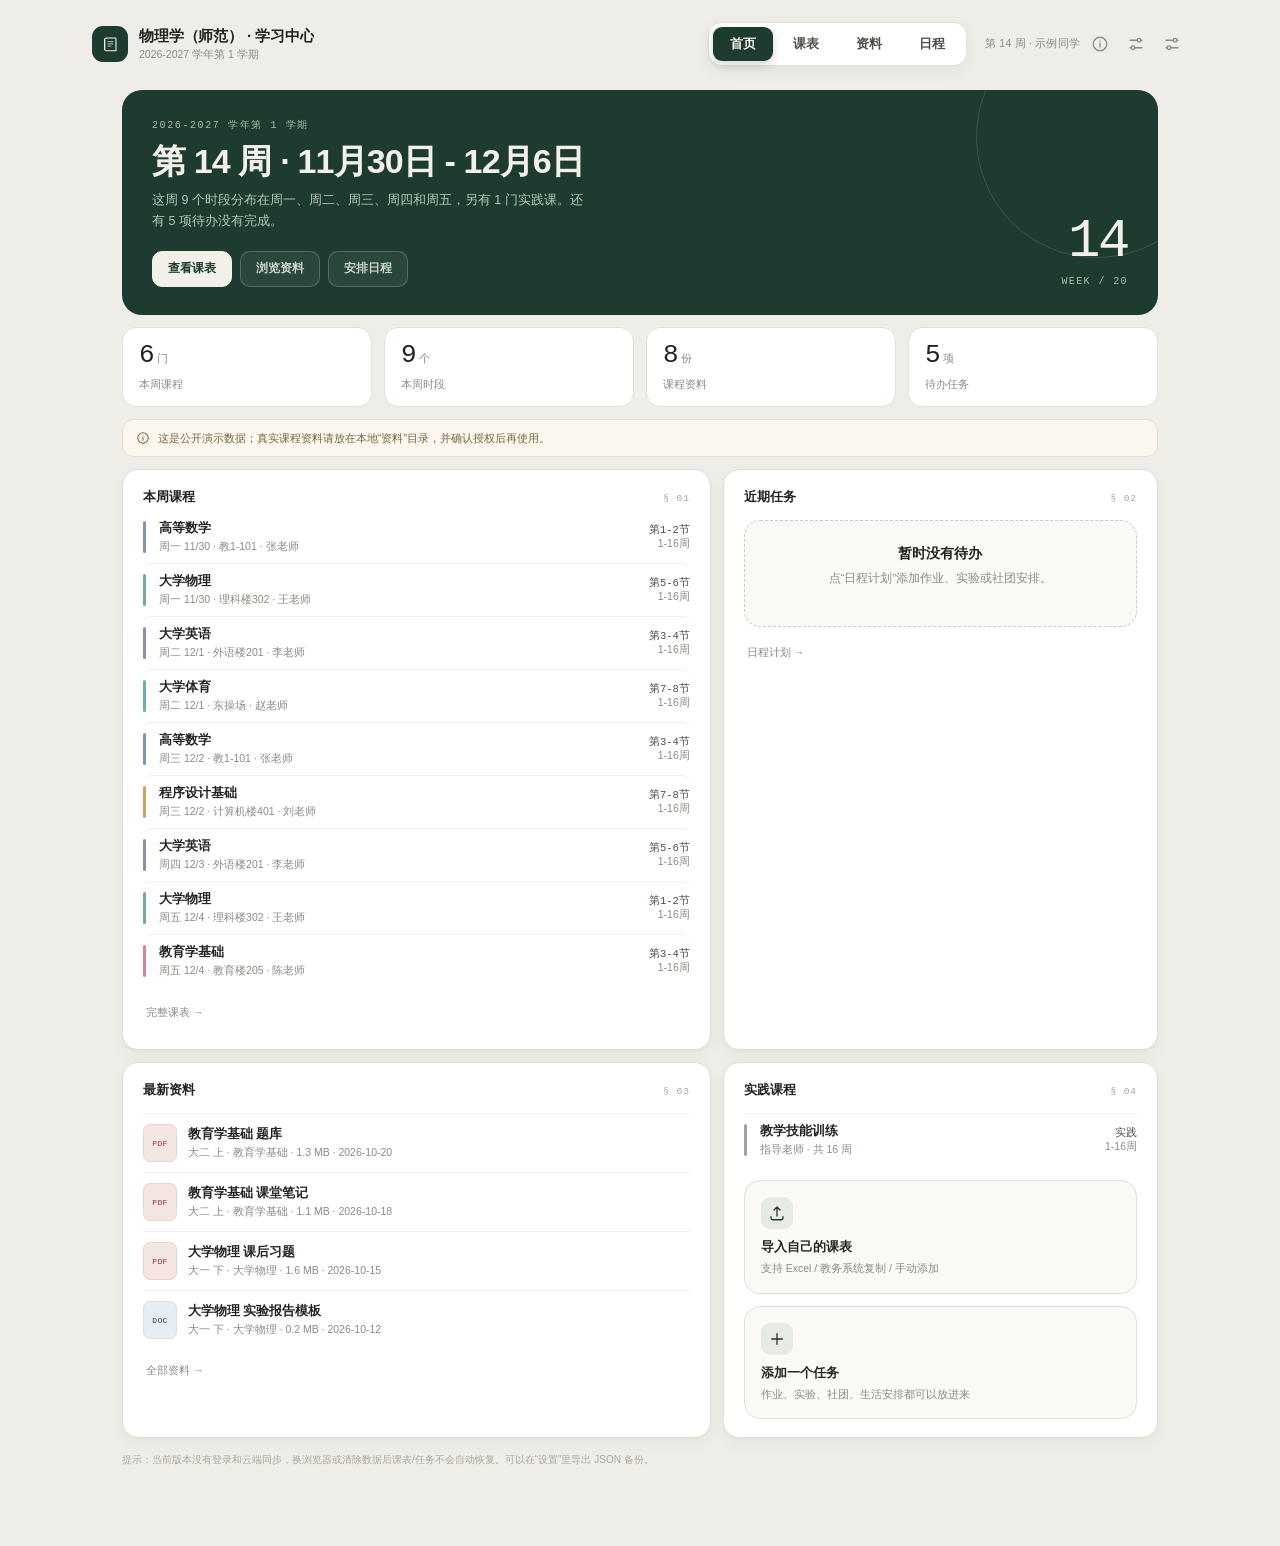
<file: index.html>
<!doctype html>
<html lang="zh-CN">
<head>
  <meta charset="utf-8">
  <meta name="viewport" content="width=device-width, initial-scale=1, viewport-fit=cover">
  <meta name="theme-color" content="#EFEDE7">
  <meta name="description" content="物理学（师范）学习中心：课程资料、课表导入与日程计划。">
  <title>物理学（师范） · 学习中心</title>
  <link rel="manifest" href="manifest.webmanifest">
  <link rel="icon" href="icon.svg" type="image/svg+xml">
  <link rel="apple-touch-icon" href="icon.svg">
  <link rel="stylesheet" href="styles.css?v=9">
  <script>
    (function () {
      try {
        var seen = sessionStorage.getItem('hub-intro-seen') === '1';
        var reduce = window.matchMedia && window.matchMedia('(prefers-reduced-motion: reduce)').matches;
        var isHome = !location.hash || location.hash === '#/home' || location.hash === '#/';
        if (!seen && !reduce && isHome) {
          document.documentElement.classList.add('intro-ready');
          setTimeout(function () {
            document.documentElement.classList.remove('intro-ready');
          }, 1200);
        }
      } catch (e) {}
    })();
  </script>
</head>
<body>
  <div class="intro-curtain" id="introCurtain" aria-hidden="true">
    <svg viewBox="0 0 48 48" aria-hidden="true">
      <rect x="6" y="9" width="36" height="33" rx="9" fill="#F2F0E8"/>
      <rect x="6" y="9" width="36" height="11" rx="5.5" fill="#A9BCA8"/>
      <rect x="14" y="5" width="4" height="9" rx="2" fill="#A9BCA8"/>
      <rect x="30" y="5" width="4" height="9" rx="2" fill="#A9BCA8"/>
      <rect x="14" y="27" width="9" height="7" rx="2" fill="#1E3B2F"/>
      <rect x="27" y="27" width="7" height="7" rx="2" fill="#D6E4F0"/>
      <rect x="14" y="37" width="20" height="2" rx="1" fill="#D6E4F0"/>
    </svg>
    <b id="introCollege">物理学（师范）</b>
    <span id="introSub">学习中心</span>
    <small id="introWeek">WEEK 09</small>
    <em>点击任意位置跳过</em>
  </div>

  <svg class="svg-sprite" aria-hidden="true">
    <symbol id="i-home" viewBox="0 0 24 24"><path d="M4 10.5 12 4l8 6.5V20a1 1 0 0 1-1 1h-5v-6H10v6H5a1 1 0 0 1-1-1Z"/></symbol>
    <symbol id="i-calendar" viewBox="0 0 24 24"><rect x="3.5" y="5" width="17" height="15" rx="3"/><path d="M8 3v4M16 3v4M3.5 10h17"/></symbol>
    <symbol id="i-book" viewBox="0 0 24 24"><path d="M5 5.5A2.5 2.5 0 0 1 7.5 3H19v16H7.5A2.5 2.5 0 0 0 5 21.5Z"/><path d="M5 5.5v16"/></symbol>
    <symbol id="i-tasks" viewBox="0 0 24 24"><path d="M9 6h11M9 12h11M9 18h11"/><path d="m4 6 1.2 1.2L7.5 4.8M4 12l1.2 1.2 2.3-2.4M4 18l1.2 1.2 2.3-2.4"/></symbol>
    <symbol id="i-settings" viewBox="0 0 24 24"><path d="M4 7h10M18 7h2M4 17h2M10 17h10"/><circle cx="16" cy="7" r="2.4"/><circle cx="8" cy="17" r="2.4"/></symbol>
    <symbol id="i-info" viewBox="0 0 24 24"><circle cx="12" cy="12" r="9"/><path d="M12 11v5M12 8h.01"/></symbol>
    <symbol id="i-plus" viewBox="0 0 24 24"><path d="M12 5v14M5 12h14"/></symbol>
    <symbol id="i-upload" viewBox="0 0 24 24"><path d="M12 16V4m0 0-4 4m4-4 4 4"/><path d="M4 17v2a2 2 0 0 0 2 2h12a2 2 0 0 0 2-2v-2"/></symbol>
    <symbol id="i-search" viewBox="0 0 24 24"><circle cx="11" cy="11" r="6.5"/><path d="m16 16 4 4"/></symbol>
    <symbol id="i-close" viewBox="0 0 24 24"><path d="M6 6l12 12M18 6 6 18"/></symbol>
    <symbol id="i-chevron-left" viewBox="0 0 24 24"><path d="m15 5-7 7 7 7"/></symbol>
    <symbol id="i-chevron-right" viewBox="0 0 24 24"><path d="m9 5 7 7-7 7"/></symbol>
    <symbol id="i-arrow-right" viewBox="0 0 24 24"><path d="M5 12h14m-5-5 5 5-5 5"/></symbol>
    <symbol id="i-download" viewBox="0 0 24 24"><path d="M12 4v11m0 0 4-4m-4 4-4-4"/><path d="M5 20h14"/></symbol>
    <symbol id="i-file" viewBox="0 0 24 24"><path d="M6 3h8l4 4v14H6Z"/><path d="M14 3v5h4M9 13h6M9 17h6"/></symbol>
    <symbol id="i-user" viewBox="0 0 24 24"><circle cx="12" cy="8" r="3.2"/><path d="M5.5 20a6.5 6.5 0 0 1 13 0"/></symbol>
    <symbol id="i-clock" viewBox="0 0 24 24"><circle cx="12" cy="12" r="8.5"/><path d="M12 7.5V12l3 2"/></symbol>
    <symbol id="i-pin" viewBox="0 0 24 24"><path d="M12 21s6-5.4 6-11a6 6 0 1 0-12 0c0 5.6 6 11 6 11Z"/><circle cx="12" cy="10" r="2.2"/></symbol>
    <symbol id="i-check" viewBox="0 0 24 24"><path d="m5 12.5 4.2 4.2L19 7"/></symbol>
    <symbol id="i-trash" viewBox="0 0 24 24"><path d="M4 7h16M9 7V4h6v3M7 7l1 13h8l1-13"/></symbol>
    <symbol id="i-pencil" viewBox="0 0 24 24"><path d="M4 20h4l10-10-4-4L4 16v4Z"/><path d="m12.5 6.5 4 4"/></symbol>
  </svg>

  <div class="app-shell">

    <header class="topbar">
      <a class="brand" href="#/home" aria-label="返回首页">
        <span class="brand-mark" aria-hidden="true">
          <svg viewBox="0 0 26 26">
            <path d="M5 6.4A2.4 2.4 0 0 1 7.4 4H19.5a1 1 0 0 1 1 1v16.5H7.4A2.4 2.4 0 0 1 5 19.1Z" fill="none" stroke="#F1EFE7" stroke-width="1.5"/>
            <path d="M5 6.4v12.7" stroke="#F1EFE7" stroke-width="1.5" stroke-linecap="round"/>
            <path d="M9.4 9.2h7M9.4 12.2h7M9.4 15.2h4.4" stroke="#B9C7B8" stroke-width="1.3" stroke-linecap="round"/>
          </svg>
        </span>
        <span class="brand-text">
          <strong id="siteTitle">物理学（师范） · 学习中心</strong>
          <small><span id="siteSemester">2026-2027 学年第 1 学期</span></small>
        </span>
      </a>

      <nav class="top-nav" aria-label="主导航">
        <a href="#/home" data-view="home">首页</a>
        <a href="#/timetable" data-view="timetable">课表</a>
        <a href="#/materials" data-view="materials">资料</a>
        <a href="#/planner" data-view="planner">日程</a>
      </nav>

      <div class="top-actions">
        <span class="term-note" id="siteWeekHint">第 9 周 · 示例课表</span>
        <span class="term-note mobile-term" id="mobileSemester">2026-2027 学年第 1 学期</span>
        <button class="btn btn-soft btn-sm" type="button" id="installApp" hidden>
          <svg class="icon"><use href="#i-download"></use></svg>安装
        </button>
        <button class="icon-btn" type="button" id="aboutBtn" aria-label="关于"><svg class="icon"><use href="#i-info"></use></svg></button>
        <button class="icon-btn" type="button" id="settingsBtn" aria-label="设置"><svg class="icon"><use href="#i-settings"></use></svg></button>
        <button class="icon-btn mobile-settings" type="button" id="mobileSettingsBtn" aria-label="设置"><svg class="icon"><use href="#i-settings"></use></svg></button>
      </div>
    </header>

    <main class="main" id="main">
      <section class="view" id="view-home" data-view="home">
        <div id="homeContent"></div>
      </section>

      <section class="view" id="view-timetable" data-view="timetable" hidden>
        <div class="view-head">
          <div>
            <div class="eyebrow">第 <span id="ttWeekNumber">9</span> 周 · <span id="ttWeekRange">10月26日 - 11月1日</span></div>
            <h1>课程表</h1>
            <p class="sub">点空白格子添加课程，点已有课程查看详情。</p>
          </div>
          <div class="head-actions">
            <button class="btn btn-soft" type="button" id="ttImportBtn"><svg class="icon"><use href="#i-upload"></use></svg>导入课表</button>
            <button class="btn btn-primary" type="button" id="ttAddBtn"><svg class="icon"><use href="#i-plus"></use></svg>添加课程</button>
          </div>
        </div>
        <div id="ttContent"></div>
      </section>

      <section class="view" id="view-materials" data-view="materials" hidden>
        <div class="view-head">
          <div>
            <div class="eyebrow">课程资料</div>
            <h1>资料库</h1>
            <p class="sub">按年级和学科浏览课程资料；点击卡片可以查看详情并打开 PDF / DOC 文件。</p>
          </div>
          <span class="count-badge" id="materialsCount">0 份资料</span>
        </div>
        <div class="materials-toolbar">
          <label class="search-box">
            <svg class="icon"><use href="#i-search"></use></svg>
            <input id="materialSearch" type="search" placeholder="按资料名 / 学科 / 标签筛选（全文搜索后期开放）" autocomplete="off">
          </label>
          <div class="filter-group">
            <span class="filter-label">年级</span>
            <div class="chip-row" id="gradeFilter"></div>
          </div>
          <div class="filter-group">
            <span class="filter-label">学科</span>
            <div class="chip-row" id="subjectFilter"></div>
          </div>
        </div>
        <div id="materialsContent"></div>
      </section>

      <section class="view" id="view-planner" data-view="planner" hidden>
        <div class="view-head">
          <div>
            <div class="eyebrow">第 <span id="plannerWeekNumber">9</span> 周 · <span id="plannerWeekRange">10月26日 - 11月1日</span></div>
            <h1>日程计划</h1>
            <p class="sub">作业、实验、社团和生活安排，都放在同一张周历上。</p>
          </div>
          <div class="head-actions">
            <button class="btn btn-soft" type="button" id="plannerPrevBtn"><svg class="icon"><use href="#i-chevron-left"></use></svg>上一周</button>
            <button class="btn btn-soft" type="button" id="plannerNextBtn">下一周<svg class="icon"><use href="#i-chevron-right"></use></svg></button>
            <button class="btn btn-primary" type="button" id="plannerAddBtn"><svg class="icon"><use href="#i-plus"></use></svg>添加任务</button>
          </div>
        </div>
        <div id="plannerContent"></div>
      </section>
    </main>

    <nav class="bottom-nav" aria-label="移动端主导航">
      <a href="#/home" data-view="home"><svg class="icon"><use href="#i-home"></use></svg><span>首页</span></a>
      <a href="#/timetable" data-view="timetable"><svg class="icon"><use href="#i-calendar"></use></svg><span>课表</span></a>
      <a href="#/materials" data-view="materials"><svg class="icon"><use href="#i-book"></use></svg><span>资料</span></a>
      <a href="#/planner" data-view="planner"><svg class="icon"><use href="#i-tasks"></use></svg><span>日程</span></a>
    </nav>
  </div>

  <div class="modal-backdrop" id="modalBackdrop" hidden>
    <section class="modal" role="dialog" aria-modal="true" aria-labelledby="modalTitle">
      <header class="modal-head">
        <h2 id="modalTitle">标题</h2>
        <button class="icon-btn" type="button" id="modalClose" aria-label="关闭"><svg class="icon"><use href="#i-close"></use></svg></button>
      </header>
      <div class="modal-body" id="modalBody"></div>
      <footer class="modal-foot" id="modalFoot"></footer>
    </section>
  </div>

  <div class="toast" id="toast" role="status" aria-live="polite"></div>

  <script src="data.js"></script>
  <script src="js/core.js"></script>
  <script src="js/home.js"></script>
  <script src="js/timetable.js"></script>
  <script src="js/materials.js"></script>
  <script src="js/planner.js"></script>
  <script src="js/app.js?v=9"></script>
</body>
</html>
</file>
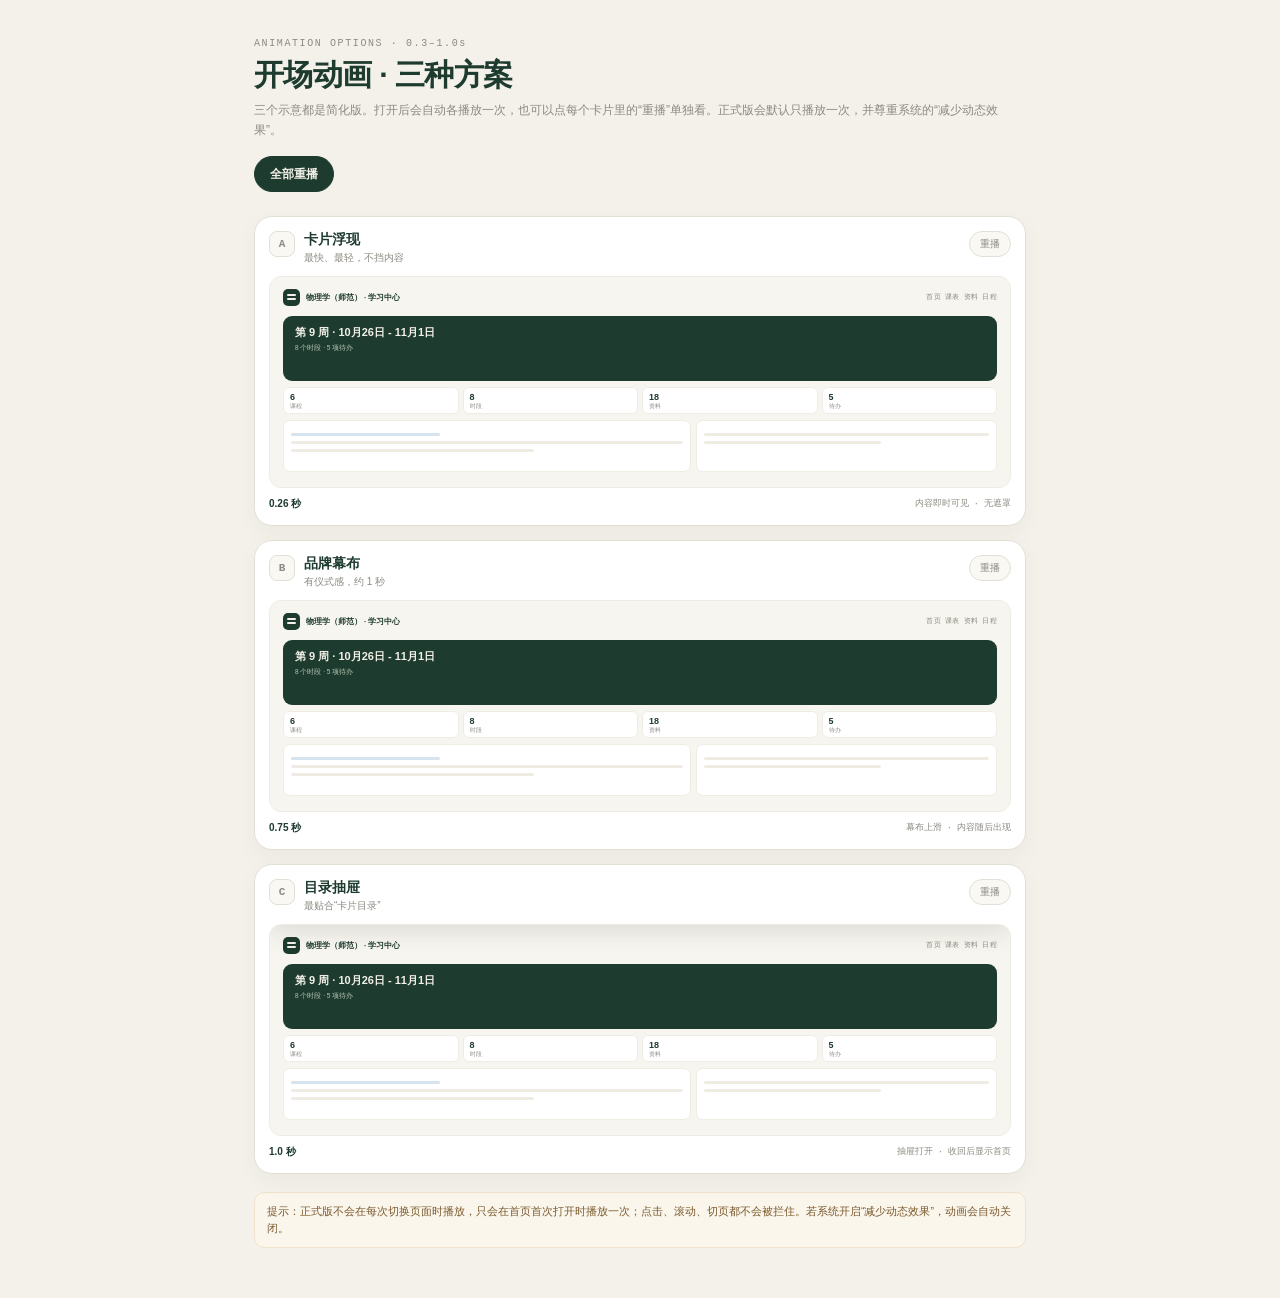
<file: design-animations.html>
<!doctype html>
<html lang="zh-CN">
<head>
<meta charset="utf-8">
<meta name="viewport" content="width=device-width, initial-scale=1">
<title>开场动画示意 · 三种方案</title>
<style>
  :root{
    --bg:#F4F1EA; --card:#fff; --ink:#1E3B2F; --ink2:#22221F; --muted:#8C8A81;
    --line:#E2DFD6; --soft:#FAF8F3; --gold:#B2613C;
    --mono:"SFMono-Regular",Consolas,"Liberation Mono",monospace;
    --font:-apple-system,BlinkMacSystemFont,"Segoe UI","PingFang SC","Microsoft YaHei",sans-serif;
  }
  *{box-sizing:border-box}
  body{margin:0;background:var(--bg);color:var(--ink2);font-family:var(--font);-webkit-font-smoothing:antialiased}
  .page{max-width:820px;margin:0 auto;padding:38px 24px 50px}
  .eyebrow{font-family:var(--mono);font-size:10px;letter-spacing:.16em;color:var(--muted)}
  h1{font-size:30px;line-height:1.15;margin:9px 0 7px;color:var(--ink);letter-spacing:-.02em}
  .lead{margin:0;font-size:12px;line-height:1.7;color:var(--muted);max-width:760px}
  .top-row{display:flex;align-items:flex-end;justify-content:space-between;gap:16px;flex-wrap:wrap}
  .replay-all{height:36px;padding:0 15px;border:1px solid var(--ink);border-radius:999px;background:var(--ink);color:#F2F0E8;font-size:12px;font-weight:600;cursor:pointer}
  .replay-all:hover{background:#2A4D3D}
  .grid{display:grid;grid-template-columns:1fr;gap:14px;margin-top:24px}
  .demo-card{background:var(--card);border:1px solid var(--line);border-radius:18px;padding:14px;box-shadow:0 8px 24px rgba(30,35,30,.04);min-width:0;overflow:hidden}
  .demo-head{display:flex;align-items:flex-start;gap:9px;margin-bottom:11px}
  .letter{width:26px;height:26px;flex:none;display:grid;place-items:center;border-radius:8px;background:var(--soft);border:1px solid var(--line);font-family:var(--mono);font-size:11px;font-weight:600;color:var(--muted)}
  .demo-head h2{margin:0;font-size:14px;color:var(--ink)}
  .demo-head p{margin:2px 0 0;font-size:10px;line-height:1.4;color:var(--muted)}
  .replay{margin-left:auto;height:26px;padding:0 10px;border:1px solid var(--line);border-radius:999px;background:var(--soft);color:var(--muted);font-size:10px;cursor:pointer;white-space:nowrap}
  .replay:hover{color:var(--ink);border-color:#CFCBC0}
  .stage{position:relative;height:212px;border-radius:12px;overflow:hidden;background:#F7F5EF;border:1px solid #EFECE4}
  .mini-page{position:absolute;inset:0;padding:12px 13px;overflow:hidden}
  .mini-top{display:flex;align-items:center;gap:6px;margin-bottom:10px;min-width:0}
  .mini-logo{width:17px;height:17px;border-radius:5px;background:var(--ink);flex:none;position:relative}
  .mini-logo::after{content:"";position:absolute;left:4px;right:4px;top:5px;height:2px;background:#F2F0E8;border-radius:2px;box-shadow:0 4px 0 #F2F0E8}
  .mini-brand{font-size:7.5px;font-weight:700;color:var(--ink);white-space:nowrap;overflow:hidden;text-overflow:ellipsis}
  .mini-nav{margin-left:auto;font-family:var(--mono);font-size:6.5px;letter-spacing:.04em;color:var(--muted);white-space:nowrap}
  .mini-hero{height:65px;border-radius:9px;background:var(--ink);padding:10px 12px;color:#F2F0E8;overflow:hidden}
  .mini-hero b{display:block;font-size:11px;line-height:1.2;font-weight:600}
  .mini-hero span{display:block;margin-top:5px;font-size:6.5px;color:#B9C7B8}
  .mini-stats{display:grid;grid-template-columns:repeat(4,1fr);gap:4px;margin-top:6px}
  .mini-stats span{height:27px;border:1px solid #EFECE4;border-radius:6px;background:#fff;font-family:var(--mono);font-size:6px;color:var(--muted);padding:5px 6px}
  .mini-stats b{display:block;font-family:var(--font);font-size:9px;color:var(--ink);line-height:1}
  .mini-grid{display:grid;grid-template-columns:1.15fr .85fr;gap:5px;margin-top:6px}
  .mini-panel{height:52px;border:1px solid #EFECE4;border-radius:7px;background:#fff;padding:7px}
  .mini-line{display:block;height:3px;border-radius:99px;background:#EFECE4;margin-top:5px}
  .mini-line.short{width:62%}
  .mini-line.color{background:#D6E4F0;width:38%}

  /* A：卡片浮现 */
  [data-demo="a"] .anim-a{opacity:.15;transform:translateY(7px)}
  [data-demo="a"] .stage.playing .anim-a{animation:demoRise .26s cubic-bezier(.2,.7,.3,1) both;animation-delay:var(--d,0ms)}

  /* B：品牌幕布 */
  .curtain{position:absolute;inset:0;z-index:5;display:flex;flex-direction:column;align-items:center;justify-content:center;gap:6px;background:var(--ink);color:#F2F0E8;transform:translateY(0)}
  .curtain-logo{width:30px;height:30px;border-radius:9px;background:#F2F0E8;position:relative;margin-bottom:2px}
  .curtain-logo::after{content:"";position:absolute;left:7px;right:7px;top:9px;height:3px;background:var(--ink);border-radius:2px;box-shadow:0 7px 0 var(--ink)}
  .curtain b{font-size:12px;font-weight:600;letter-spacing:.02em}
  .curtain span{font-family:var(--mono);font-size:7px;letter-spacing:.14em;color:#A9BCA8}
  [data-demo="b"] .anim-b{opacity:.15;transform:translateY(7px)}
  [data-demo="b"] .stage.playing .curtain{animation:demoCurtain .75s cubic-bezier(.4,0,.2,1) both}
  [data-demo="b"] .stage.playing .anim-b{animation:demoRise .28s cubic-bezier(.2,.7,.3,1) both;animation-delay:var(--d,0ms)}

  /* C：目录抽屉 */
  .drawer{position:absolute;left:0;right:0;top:0;height:100%;z-index:5;background:#F3F0E9;border-bottom:1px solid #DCD5C7;display:flex;flex-direction:column;align-items:center;justify-content:center;gap:5px;transform:translateY(-102%);box-shadow:0 10px 24px rgba(30,35,30,.12)}
  .drawer::before{content:"";position:absolute;left:18%;right:18%;bottom:18px;height:4px;border-radius:99px;background:#DCD5C7}
  .drawer b{font-size:12px;color:var(--ink);letter-spacing:.02em}
  .drawer span{font-family:var(--mono);font-size:7px;letter-spacing:.12em;color:var(--muted)}
  .drawer-kicker{font-family:var(--mono);font-size:7px;letter-spacing:.18em;color:var(--gold)}
  [data-demo="c"] .anim-c{opacity:.15;transform:translateY(7px)}
  [data-demo="c"] .stage.playing .drawer{animation:demoDrawer 1s cubic-bezier(.4,0,.2,1) both}
  [data-demo="c"] .stage.playing .anim-c{animation:demoRise .28s cubic-bezier(.2,.7,.3,1) both;animation-delay:var(--d,0ms)}

  .meta{display:flex;align-items:center;justify-content:space-between;gap:8px;margin-top:9px;font-family:var(--mono);font-size:8.5px;color:var(--muted)}
  .meta b{font-family:var(--font);font-size:10px;color:var(--ink);font-weight:600}
  .note{margin-top:18px;padding:10px 12px;border:1px solid #EFE3CC;border-radius:10px;background:#FBF6EC;color:#7A5A2E;font-size:10.5px;line-height:1.6}

  @keyframes demoRise{from{opacity:.15;transform:translateY(7px)}to{opacity:1;transform:translateY(0)}}
  @keyframes demoCurtain{0%{transform:translateY(0)}40%{transform:translateY(0)}72%{transform:translateY(-102%)}100%{transform:translateY(-102%)}}
  @keyframes demoDrawer{0%{transform:translateY(-102%)}32%{transform:translateY(0)}62%{transform:translateY(0)}100%{transform:translateY(-102%)}}

  @media (max-width:820px){.grid{grid-template-columns:1fr}.page{padding:26px 14px 40px}h1{font-size:25px}}
  @media (prefers-reduced-motion:reduce){*{animation-duration:.01ms !important;animation-delay:0ms !important}}
</style>
</head>
<body>
<div class="page">
  <div class="top-row">
    <div>
      <div class="eyebrow">ANIMATION OPTIONS · 0.3–1.0s</div>
      <h1>开场动画 · 三种方案</h1>
      <p class="lead">三个示意都是简化版。打开后会自动各播放一次，也可以点每个卡片里的“重播”单独看。正式版会默认只播放一次，并尊重系统的“减少动态效果”。</p>
    </div>
    <button class="replay-all" type="button" id="replayAll">全部重播</button>
  </div>

  <div class="grid">
    <section class="demo-card" data-demo="a">
      <div class="demo-head">
        <span class="letter">A</span>
        <div><h2>卡片浮现</h2><p>最快、最轻，不挡内容</p></div>
        <button class="replay" type="button" data-replay="a">重播</button>
      </div>
      <div class="stage" data-stage="a">
        <div class="mini-page">
          <div class="mini-top"><span class="mini-logo"></span><span class="mini-brand">物理学（师范） · 学习中心</span><span class="mini-nav">首页 课表 资料 日程</span></div>
          <div class="mini-hero anim-a" style="--d:0ms"><b>第 9 周 · 10月26日 - 11月1日</b><span>8 个时段 · 5 项待办</span></div>
          <div class="mini-stats anim-a" style="--d:30ms"><span><b>6</b>课程</span><span><b>8</b>时段</span><span><b>18</b>资料</span><span><b>5</b>待办</span></div>
          <div class="mini-grid">
            <div class="mini-panel anim-a" style="--d:55ms"><span class="mini-line color"></span><span class="mini-line"></span><span class="mini-line short"></span></div>
            <div class="mini-panel anim-a" style="--d:70ms"><span class="mini-line"></span><span class="mini-line short"></span></div>
          </div>
        </div>
      </div>
      <div class="meta"><b>0.26 秒</b><span>内容即时可见 · 无遮罩</span></div>
    </section>

    <section class="demo-card" data-demo="b">
      <div class="demo-head">
        <span class="letter">B</span>
        <div><h2>品牌幕布</h2><p>有仪式感，约 1 秒</p></div>
        <button class="replay" type="button" data-replay="b">重播</button>
      </div>
      <div class="stage" data-stage="b">
        <div class="mini-page">
          <div class="mini-top"><span class="mini-logo"></span><span class="mini-brand">物理学（师范） · 学习中心</span><span class="mini-nav">首页 课表 资料 日程</span></div>
          <div class="mini-hero anim-b" style="--d:420ms"><b>第 9 周 · 10月26日 - 11月1日</b><span>8 个时段 · 5 项待办</span></div>
          <div class="mini-stats anim-b" style="--d:460ms"><span><b>6</b>课程</span><span><b>8</b>时段</span><span><b>18</b>资料</span><span><b>5</b>待办</span></div>
          <div class="mini-grid">
            <div class="mini-panel anim-b" style="--d:490ms"><span class="mini-line color"></span><span class="mini-line"></span><span class="mini-line short"></span></div>
            <div class="mini-panel anim-b" style="--d:510ms"><span class="mini-line"></span><span class="mini-line short"></span></div>
          </div>
        </div>
        <div class="curtain"><span class="curtain-logo"></span><b>物理学（师范）</b><span>学 习 中 心 · W E E K  0 9</span></div>
      </div>
      <div class="meta"><b>0.75 秒</b><span>幕布上滑 · 内容随后出现</span></div>
    </section>

    <section class="demo-card" data-demo="c">
      <div class="demo-head">
        <span class="letter">C</span>
        <div><h2>目录抽屉</h2><p>最贴合“卡片目录”</p></div>
        <button class="replay" type="button" data-replay="c">重播</button>
      </div>
      <div class="stage" data-stage="c">
        <div class="mini-page">
          <div class="mini-top"><span class="mini-logo"></span><span class="mini-brand">物理学（师范） · 学习中心</span><span class="mini-nav">首页 课表 资料 日程</span></div>
          <div class="mini-hero anim-c" style="--d:560ms"><b>第 9 周 · 10月26日 - 11月1日</b><span>8 个时段 · 5 项待办</span></div>
          <div class="mini-stats anim-c" style="--d:600ms"><span><b>6</b>课程</span><span><b>8</b>时段</span><span><b>18</b>资料</span><span><b>5</b>待办</span></div>
          <div class="mini-grid">
            <div class="mini-panel anim-c" style="--d:630ms"><span class="mini-line color"></span><span class="mini-line"></span><span class="mini-line short"></span></div>
            <div class="mini-panel anim-c" style="--d:650ms"><span class="mini-line"></span><span class="mini-line short"></span></div>
          </div>
        </div>
        <div class="drawer"><span class="drawer-kicker">C A T A L O G</span><b>资料目录</b><span>2026 — 2027</span></div>
      </div>
      <div class="meta"><b>1.0 秒</b><span>抽屉打开 · 收回后显示首页</span></div>
    </section>
  </div>

  <div class="note">提示：正式版不会在每次切换页面时播放，只会在首页首次打开时播放一次；点击、滚动、切页都不会被拦住。若系统开启“减少动态效果”，动画会自动关闭。</div>
</div>

<script>
  function replay(id) {
    const stage = document.querySelector('[data-stage="' + id + '"]');
    if (!stage) return;
    stage.classList.remove('playing');
    void stage.offsetWidth;
    stage.classList.add('playing');
  }

  document.querySelectorAll('[data-replay]').forEach((button) => {
    button.addEventListener('click', () => replay(button.dataset.replay));
  });
  document.getElementById('replayAll').addEventListener('click', () => {
    ['a', 'b', 'c'].forEach(replay);
  });
  window.addEventListener('load', () => {
    setTimeout(() => ['a', 'b', 'c'].forEach(replay), 120);
  });
</script>
</body>
</html>
</file>
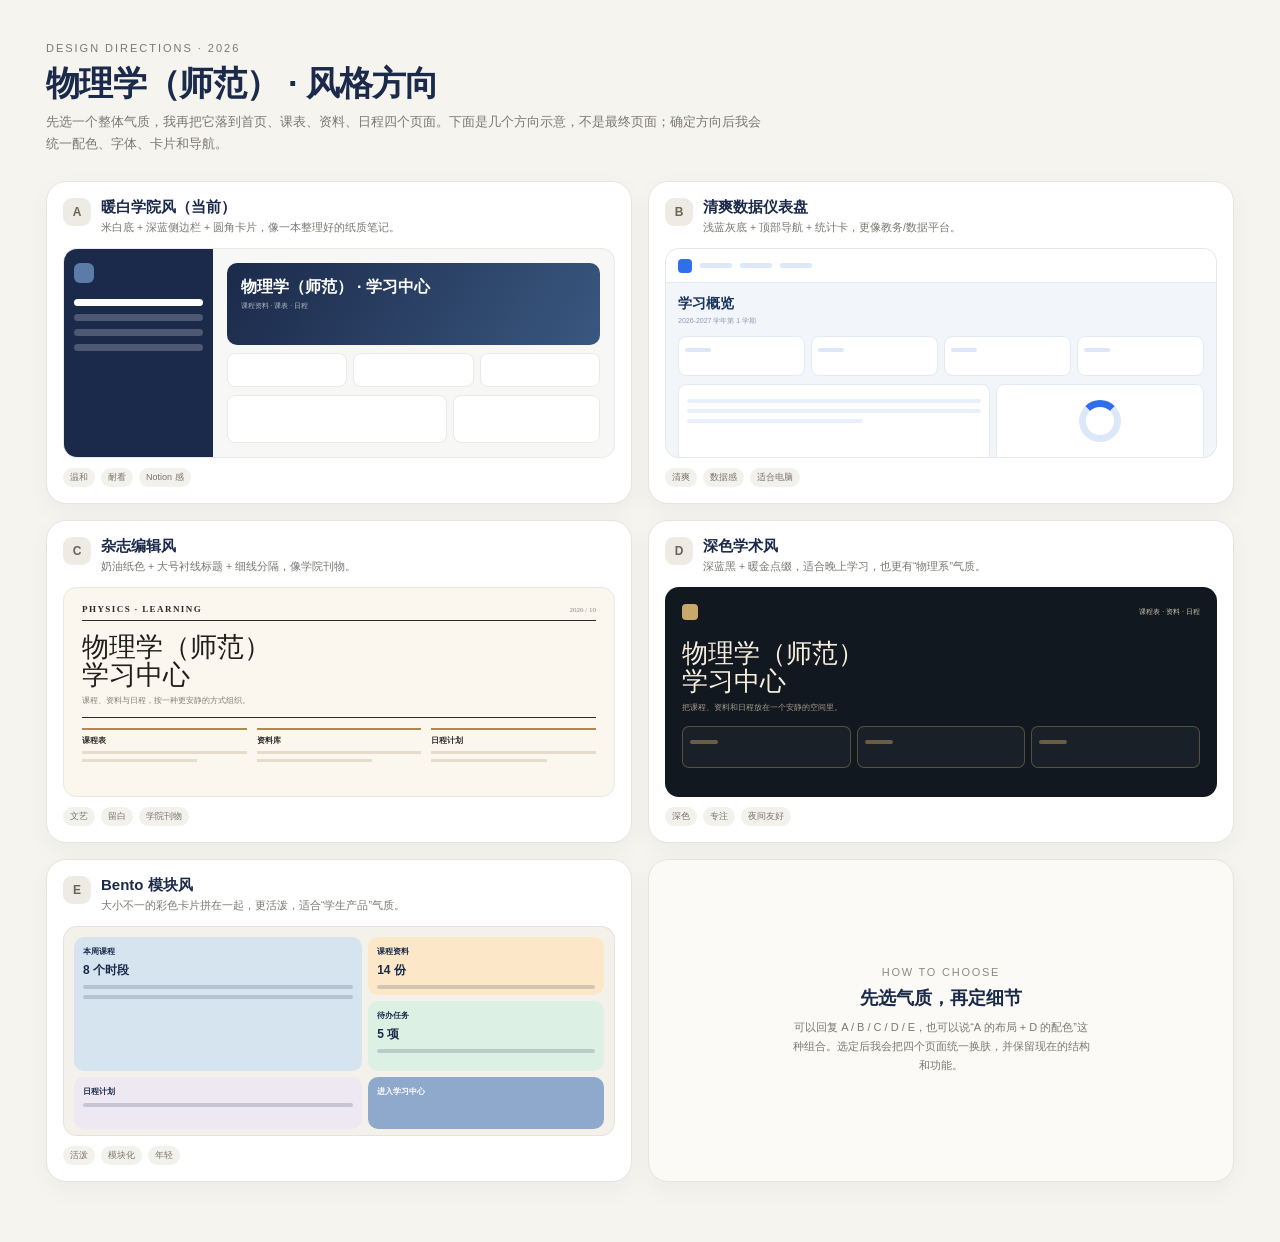
<file: design-options.html>
<!doctype html>
<html lang="zh-CN">
<head>
<meta charset="utf-8">
<meta name="viewport" content="width=device-width, initial-scale=1">
<title>物理学（师范） · 风格方向</title>
<style>
  :root{--ink:#1B2A4A;--muted:#7B7872;--line:#E7E4DE;--bg:#F6F4EF;--card:#fff}
  *{box-sizing:border-box}
  body{margin:0;background:var(--bg);color:#34322E;font-family:-apple-system,BlinkMacSystemFont,"Segoe UI","PingFang SC","Microsoft YaHei",sans-serif;-webkit-font-smoothing:antialiased}
  .page{max-width:1240px;margin:0 auto;padding:42px 26px 60px}
  .eyebrow{font-size:11px;letter-spacing:.18em;color:var(--muted)}
  h1{font-size:34px;line-height:1.15;margin:10px 0 8px;color:var(--ink);letter-spacing:-.02em}
  .lead{margin:0;max-width:720px;font-size:13px;line-height:1.7;color:var(--muted)}
  .grid{display:grid;grid-template-columns:1fr 1fr;gap:16px;margin-top:26px}
  .option{background:var(--card);border:1px solid var(--line);border-radius:20px;padding:16px;box-shadow:0 8px 24px rgba(30,35,50,.04)}
  .option-head{display:flex;align-items:flex-start;gap:10px;margin-bottom:12px}
  .letter{width:28px;height:28px;flex:none;display:grid;place-items:center;border-radius:9px;background:#EEEBE4;color:#6B6459;font-size:12px;font-weight:800}
  .option h2{margin:0;font-size:15px;color:var(--ink)}
  .option p{margin:3px 0 0;font-size:10.5px;line-height:1.5;color:var(--muted)}
  .tags{display:flex;gap:6px;flex-wrap:wrap;margin-top:10px}
  .tag{font-size:9px;padding:3px 7px;border-radius:999px;background:#F3F1EC;color:#7A746A}
  .mock{height:210px;border-radius:14px;overflow:hidden;border:1px solid rgba(0,0,0,.06);position:relative}

  /* A warm academic */
  .mock-a{background:#F7F7F5;display:flex}
  .a-side{width:27%;background:#1B2A4A;padding:14px 10px;color:#fff}
  .a-logo{width:20px;height:20px;border-radius:6px;background:#5B7CA8;margin-bottom:16px}
  .a-nav{height:7px;border-radius:99px;background:rgba(255,255,255,.22);margin:8px 0}
  .a-nav.on{background:#fff}
  .a-main{flex:1;padding:14px}
  .a-hero{height:82px;border-radius:10px;background:linear-gradient(120deg,#1B2A4A,#3A577F);padding:14px;color:#fff}
  .a-hero b{display:block;font-size:16px;line-height:1.2}
  .a-hero span{display:block;font-size:7px;opacity:.65;margin-top:5px}
  .a-row{display:grid;grid-template-columns:repeat(3,1fr);gap:6px;margin-top:8px}
  .a-stat{height:34px;border-radius:8px;background:#fff;border:1px solid #E9E9E8}
  .a-cards{display:grid;grid-template-columns:1.2fr .8fr;gap:6px;margin-top:8px}
  .a-card{height:48px;border-radius:8px;background:#fff;border:1px solid #E9E9E8}

  /* B dashboard */
  .mock-b{background:#F2F6FB}
  .b-top{height:34px;background:#fff;border-bottom:1px solid #E3EAF3;display:flex;align-items:center;gap:8px;padding:0 12px}
  .b-dot{width:14px;height:14px;border-radius:4px;background:#2F6FED}
  .b-nav{width:32px;height:5px;border-radius:99px;background:#DCE7F7}
  .b-body{padding:12px}
  .b-title{font-size:14px;font-weight:700;color:#18345B}
  .b-sub{font-size:7px;color:#8A9BB2;margin-top:3px}
  .b-stats{display:grid;grid-template-columns:repeat(4,1fr);gap:6px;margin-top:10px}
  .b-stat{height:40px;border-radius:8px;background:#fff;border:1px solid #E3EAF3;padding:6px}
  .b-stat i{display:block;width:26px;height:4px;border-radius:99px;background:#DCE7F7;margin-top:5px}
  .b-panels{display:grid;grid-template-columns:1.2fr .8fr;gap:6px;margin-top:8px}
  .b-panel{height:78px;border-radius:8px;background:#fff;border:1px solid #E3EAF3;padding:8px}
  .b-line{height:4px;border-radius:99px;background:#E8F0FB;margin-top:6px}
  .b-line.short{width:60%}
  .b-ring{width:42px;height:42px;border-radius:50%;border:7px solid #DCE7F7;border-top-color:#2F6FED;margin:7px auto 0}

  /* C editorial */
  .mock-c{background:#FBF7EF;padding:16px 18px;font-family:Georgia,"Songti SC","SimSun",serif}
  .c-top{display:flex;justify-content:space-between;align-items:baseline;border-bottom:1px solid #2B2A27;padding-bottom:6px}
  .c-top b{font-size:9px;letter-spacing:.16em;color:#2B2A27}
  .c-top span{font-size:7px;color:#8E8577}
  .c-title{font-size:27px;line-height:1.05;color:#211F1B;margin:12px 0 6px}
  .c-sub{font-size:7.5px;color:#857C6E;line-height:1.6;max-width:80%}
  .c-rule{height:1px;background:#2B2A27;margin:10px 0}
  .c-cols{display:grid;grid-template-columns:1fr 1fr 1fr;gap:10px}
  .c-cols div{height:52px;border-top:2px solid #B08A4A;padding-top:5px}
  .c-cols b{display:block;font-size:8px;color:#2B2A27}
  .c-cols i{display:block;height:3px;background:#E5DCCB;margin-top:5px}
  .c-cols i:nth-child(3){width:70%}

  /* D dark academic */
  .mock-d{background:#111820;color:#F4EBDD;padding:16px}
  .d-nav{display:flex;justify-content:space-between;align-items:center;font-size:7px;color:#C9BFAE}
  .d-brand{width:16px;height:16px;border-radius:4px;background:#C9A96A}
  .d-title{font-family:Georgia,"Songti SC",serif;font-size:26px;line-height:1.1;margin-top:20px;color:#F7EEDD}
  .d-sub{font-size:7.5px;line-height:1.6;color:#A79C8B;margin-top:5px;max-width:82%}
  .d-row{display:grid;grid-template-columns:repeat(3,1fr);gap:6px;margin-top:12px}
  .d-card{height:42px;border:1px solid rgba(201,169,106,.35);border-radius:7px;background:rgba(255,255,255,.035);padding:7px}
  .d-card i{display:block;width:28px;height:4px;background:rgba(201,169,106,.45);border-radius:99px;margin-top:6px}

  /* E bento */
  .mock-e{background:#F4F1EA;padding:10px;display:grid;grid-template-columns:1.1fr .9fr;grid-template-rows:58px 70px 52px;gap:6px}
  .e-block{border-radius:10px;padding:9px;font-size:8px;font-weight:700;color:#1B2A4A}
  .e-1{background:#D6E4F0;grid-row:1/3}
  .e-2{background:#FCE8C8}
  .e-3{background:#DDF0E4}
  .e-4{background:#EDE8F2;grid-column:1/2}
  .e-5{background:#8FA9CC;color:#fff;grid-column:2/3}
  .e-block b{display:block;font-size:12px;margin-top:5px}
  .e-block i{display:block;height:4px;border-radius:99px;background:rgba(27,42,74,.18);margin-top:6px}

  @media(max-width:820px){.grid{grid-template-columns:1fr}.page{padding:28px 16px 40px}h1{font-size:28px}}
</style>
</head>
<body>
<div class="page">
  <div class="eyebrow">DESIGN DIRECTIONS · 2026</div>
  <h1>物理学（师范） · 风格方向</h1>
  <p class="lead">先选一个整体气质，我再把它落到首页、课表、资料、日程四个页面。下面是几个方向示意，不是最终页面；确定方向后我会统一配色、字体、卡片和导航。</p>

  <div class="grid">
    <section class="option">
      <div class="option-head"><span class="letter">A</span><div><h2>暖白学院风（当前）</h2><p>米白底 + 深蓝侧边栏 + 圆角卡片，像一本整理好的纸质笔记。</p></div></div>
      <div class="mock mock-a">
        <div class="a-side"><div class="a-logo"></div><div class="a-nav on"></div><div class="a-nav"></div><div class="a-nav"></div><div class="a-nav"></div></div>
        <div class="a-main"><div class="a-hero"><b>物理学（师范） · 学习中心</b><span>课程资料 · 课表 · 日程</span></div><div class="a-row"><div class="a-stat"></div><div class="a-stat"></div><div class="a-stat"></div></div><div class="a-cards"><div class="a-card"></div><div class="a-card"></div></div></div>
      </div>
      <div class="tags"><span class="tag">温和</span><span class="tag">耐看</span><span class="tag">Notion 感</span></div>
    </section>

    <section class="option">
      <div class="option-head"><span class="letter">B</span><div><h2>清爽数据仪表盘</h2><p>浅蓝灰底 + 顶部导航 + 统计卡，更像教务/数据平台。</p></div></div>
      <div class="mock mock-b">
        <div class="b-top"><div class="b-dot"></div><div class="b-nav"></div><div class="b-nav"></div><div class="b-nav"></div></div>
        <div class="b-body"><div class="b-title">学习概览</div><div class="b-sub">2026-2027 学年第 1 学期</div><div class="b-stats"><div class="b-stat"><i></i></div><div class="b-stat"><i></i></div><div class="b-stat"><i></i></div><div class="b-stat"><i></i></div></div><div class="b-panels"><div class="b-panel"><div class="b-line"></div><div class="b-line"></div><div class="b-line short"></div></div><div class="b-panel"><div class="b-ring"></div></div></div></div>
      </div>
      <div class="tags"><span class="tag">清爽</span><span class="tag">数据感</span><span class="tag">适合电脑</span></div>
    </section>

    <section class="option">
      <div class="option-head"><span class="letter">C</span><div><h2>杂志编辑风</h2><p>奶油纸色 + 大号衬线标题 + 细线分隔，像学院刊物。</p></div></div>
      <div class="mock mock-c">
        <div class="c-top"><b>PHYSICS · LEARNING</b><span>2026 / 10</span></div>
        <div class="c-title">物理学（师范）<br>学习中心</div>
        <div class="c-sub">课程、资料与日程，按一种更安静的方式组织。</div>
        <div class="c-rule"></div>
        <div class="c-cols"><div><b>课程表</b><i></i><i></i></div><div><b>资料库</b><i></i><i></i></div><div><b>日程计划</b><i></i><i></i></div></div>
      </div>
      <div class="tags"><span class="tag">文艺</span><span class="tag">留白</span><span class="tag">学院刊物</span></div>
    </section>

    <section class="option">
      <div class="option-head"><span class="letter">D</span><div><h2>深色学术风</h2><p>深蓝黑 + 暖金点缀，适合晚上学习，也更有“物理系”气质。</p></div></div>
      <div class="mock mock-d">
        <div class="d-nav"><div class="d-brand"></div><span>课程表 · 资料 · 日程</span></div>
        <div class="d-title">物理学（师范）<br>学习中心</div>
        <div class="d-sub">把课程、资料和日程放在一个安静的空间里。</div>
        <div class="d-row"><div class="d-card"><i></i></div><div class="d-card"><i></i></div><div class="d-card"><i></i></div></div>
      </div>
      <div class="tags"><span class="tag">深色</span><span class="tag">专注</span><span class="tag">夜间友好</span></div>
    </section>

    <section class="option">
      <div class="option-head"><span class="letter">E</span><div><h2>Bento 模块风</h2><p>大小不一的彩色卡片拼在一起，更活泼，适合“学生产品”气质。</p></div></div>
      <div class="mock mock-e">
        <div class="e-block e-1">本周课程<b>8 个时段</b><i></i><i></i></div>
        <div class="e-block e-2">课程资料<b>14 份</b><i></i></div>
        <div class="e-block e-3">待办任务<b>5 项</b><i></i></div>
        <div class="e-block e-4">日程计划<i></i></div>
        <div class="e-block e-5">进入学习中心</div>
      </div>
      <div class="tags"><span class="tag">活泼</span><span class="tag">模块化</span><span class="tag">年轻</span></div>
    </section>

    <section class="option" style="display:flex;align-items:center;justify-content:center;text-align:center;min-height:310px;background:#FBFAF7">
      <div>
        <div style="font-size:11px;letter-spacing:.16em;color:#8C8A84;margin-bottom:8px">HOW TO CHOOSE</div>
        <h2 style="font-size:18px;margin:0 0 8px">先选气质，再定细节</h2>
        <p style="max-width:300px;margin:0 auto;font-size:11px;line-height:1.7">可以回复 A / B / C / D / E，也可以说“A 的布局 + D 的配色”这种组合。选定后我会把四个页面统一换肤，并保留现在的结构和功能。</p>
      </div>
    </section>
  </div>
</div>
</body>
</html>
</file>
<file: styles.css>
/* ============================================================
   物理学（师范） · 学习中心
   视觉方向：卡片目录（designs/03-catalog.html）
   暖灰底 + 白卡片 + 墨绿压场 + 陶土色标记"今天/到期"。
   ============================================================ */

:root {
  --bg: #EFEDE7;
  --bg-deep: #E7E4DC;
  --card: #FFFFFF;
  --soft: #FAF9F6;
  --soft-2: #F3F1EB;
  --ink: #22221F;
  --ink-2: #4E4D47;
  --muted: #8C8A81;
  --muted-2: #A9A69C;
  --line: #E2DFD6;
  --line-strong: #CFCBC0;
  --forest: #1E3B2F;
  --forest-2: #2A4E3F;
  --forest-soft: #E7EBE4;
  --clay: #B2613C;
  --clay-soft: #F6E9E1;
  --sage: #E7EBE4;
  --blue-bg: #E6EDF3;
  --blue-ink: #2B4257;
  --green-bg: #E4EFE7;
  --green-ink: #2A5B3D;
  --amber-bg: #F6EAD3;
  --amber-ink: #7A5315;
  --rose-bg: #F4E4E4;
  --rose-ink: #7A3833;
  --purple-bg: #ECE8F1;
  --purple-ink: #4E3F63;
  --cyan-bg: #E4EEEF;
  --cyan-ink: #26545B;
  --gray-bg: #EFEDE7;
  --gray-ink: #5C5A54;
  --danger: #A6432F;
  --danger-soft: #F8E7E2;
  --radius: 16px;
  --radius-sm: 12px;
  --shadow-sm: 0 1px 2px rgba(35, 40, 35, .04), 0 6px 18px rgba(35, 40, 35, .035);
  --shadow-lg: 0 28px 70px rgba(28, 33, 28, .22);
  --font: -apple-system, BlinkMacSystemFont, "Segoe UI", "PingFang SC", "Microsoft YaHei", "Noto Sans SC", sans-serif;
  --mono: "SF Mono", "Cascadia Mono", Consolas, "Roboto Mono", monospace;
}

* { box-sizing: border-box; }

html { -webkit-text-size-adjust: 100%; scroll-behavior: smooth; }

body {
  margin: 0;
  min-height: 100vh;
  background: var(--bg);
  color: var(--ink);
  font-family: var(--font);
  -webkit-font-smoothing: antialiased;
}

button, input, select, textarea { font-family: inherit; }
button { -webkit-tap-highlight-color: transparent; }

.svg-sprite { position: absolute; width: 0; height: 0; overflow: hidden; }
.icon { width: 18px; height: 18px; fill: none; stroke: currentColor; stroke-width: 1.75; stroke-linecap: round; stroke-linejoin: round; flex: none; }

/* ---------- 顶部导航 ---------- */
.app-shell { min-height: 100vh; padding-bottom: 8px; }

.topbar {
  position: sticky;
  top: 0;
  z-index: 40;
  max-width: 1160px;
  margin: 0 auto;
  padding: 22px 32px 20px;
  display: flex;
  align-items: center;
  gap: 18px;
  background: var(--bg);
}

.brand { display: flex; align-items: center; gap: 11px; color: inherit; text-decoration: none; min-width: 0; }
.brand-mark {
  width: 36px; height: 36px; flex: none;
  border-radius: 11px;
  background: var(--forest);
  display: grid; place-items: center;
}
.brand-mark svg { width: 19px; height: 19px; display: block; }
.brand-text { min-width: 0; display: flex; flex-direction: column; gap: 2px; }
.brand-text strong { font-size: 15px; font-weight: 650; letter-spacing: -.01em; white-space: nowrap; overflow: hidden; text-overflow: ellipsis; color: var(--ink); }
.brand-text small { font-size: 10.5px; color: var(--muted); white-space: nowrap; overflow: hidden; text-overflow: ellipsis; }

.top-nav {
  margin-left: auto;
  display: flex;
  gap: 3px;
  padding: 4px;
  border-radius: 13px;
  border: 1px solid var(--line);
  background: var(--card);
  box-shadow: 0 5px 16px rgba(30, 35, 30, .06);
}
.top-nav a {
  padding: 8px 17px;
  border-radius: 9px;
  font-size: 13px;
  font-weight: 600;
  color: var(--ink-2);
  text-decoration: none;
  white-space: nowrap;
  transition: background .15s, color .15s, box-shadow .15s;
}
.top-nav a:hover { background: var(--soft); color: var(--ink); }
.top-nav a.is-active {
  background: var(--forest);
  color: #F2F0E8;
  box-shadow: 0 4px 10px rgba(30, 59, 47, .20);
}

.top-actions { display: flex; align-items: center; gap: 4px; }
.term-note { font-size: 10.5px; color: var(--muted); letter-spacing: .02em; white-space: nowrap; }
.mobile-term, .mobile-settings { display: none; }

/* ---------- 主区域 ---------- */
.main { width: min(1100px, 100%); max-width: 100%; margin: 0 auto; padding: 4px 32px 70px; overflow-x: hidden; }
.home-grid, .hero-stats { min-width: 0; }
.home-grid > *, .hero-stats > * { min-width: 0; }

.view-head { display: flex; align-items: flex-end; justify-content: space-between; gap: 18px; margin: 14px 0 22px; }
.view-head > div:first-child { min-width: 0; }
.eyebrow { font-family: var(--mono); font-size: 10px; letter-spacing: .16em; color: var(--muted); text-transform: uppercase; }
h1 { margin: 9px 0 8px; font-size: clamp(26px, 3vw, 34px); line-height: 1.12; letter-spacing: -.025em; font-weight: 600; color: var(--ink); }
.sub { margin: 0; font-size: 12.5px; line-height: 1.65; color: var(--muted); max-width: 460px; }
.head-actions { display: flex; align-items: center; gap: 8px; flex-wrap: wrap; justify-content: flex-end; flex: none; }

/* ---------- 按钮 ---------- */
.btn {
  height: 38px;
  padding: 0 15px;
  display: inline-flex;
  align-items: center;
  justify-content: center;
  gap: 6px;
  border: 1px solid var(--line-strong);
  border-radius: 10px;
  background: var(--card);
  color: var(--ink);
  font-size: 12px;
  font-weight: 600;
  cursor: pointer;
  white-space: nowrap;
  transition: background .15s, border-color .15s, transform .15s;
}
.btn:hover { background: var(--soft); border-color: var(--muted-2); }
.btn:active { transform: translateY(1px); }
.btn-primary { background: var(--forest); border-color: var(--forest); color: #F2F0E8; }
.btn-primary:hover { background: var(--forest-2); border-color: var(--forest-2); }
.btn-soft { background: var(--card); border-color: var(--line); color: var(--ink-2); }
.btn-danger { background: var(--danger-soft); border-color: #EDD3CA; color: var(--danger); }
.btn-danger:hover { background: #F4DCD4; }
.btn-ghost { background: transparent; border-color: transparent; color: var(--muted); }
.btn-ghost:hover { background: var(--soft-2); color: var(--ink); }
.btn-sm { height: 32px; padding: 0 11px; font-size: 11px; }
.btn .icon { width: 15px; height: 15px; }
.btn-block { width: 100%; }

.icon-btn {
  width: 32px; height: 32px;
  display: grid; place-items: center;
  border: 0; border-radius: 8px;
  background: transparent; color: var(--muted);
  cursor: pointer;
}
.icon-btn:hover { background: var(--bg-deep); color: var(--ink); }

.count-badge {
  padding: 6px 11px;
  border-radius: 999px;
  background: var(--card);
  border: 1px solid var(--line);
  font-size: 11px;
  color: var(--muted);
  white-space: nowrap;
}

/* ---------- 卡片 ---------- */
.card { background: var(--card); border: 1px solid var(--line); border-radius: var(--radius); box-shadow: var(--shadow-sm); }
.panel { padding: 18px 20px; }

.panel-head { display: flex; align-items: baseline; justify-content: space-between; gap: 12px; margin-bottom: 14px; }
.panel-head h2 { margin: 0; font-size: 13px; letter-spacing: .01em; font-weight: 650; color: var(--ink); }
.panel-head .link { border: 0; background: transparent; color: var(--muted); font-size: 10.5px; cursor: pointer; padding: 3px; }
.panel-head .link:hover { color: var(--ink); text-decoration: underline; }

/* § 编号：设计师语言里"馆藏条目"的序号 */
.sec-no { font-family: var(--mono); font-size: 9.5px; letter-spacing: .1em; color: var(--muted-2); }

/* ---------- 标签 ---------- */
.chip { display: inline-flex; align-items: center; gap: 4px; padding: 3px 8px; border-radius: 999px; font-size: 9.5px; font-weight: 600; white-space: nowrap; }
.chip-blue { background: var(--blue-bg); color: var(--blue-ink); }
.chip-green { background: var(--green-bg); color: var(--green-ink); }
.chip-amber { background: var(--amber-bg); color: var(--amber-ink); }
.chip-rose { background: var(--rose-bg); color: var(--rose-ink); }
.chip-purple { background: var(--purple-bg); color: var(--purple-ink); }
.chip-cyan { background: var(--cyan-bg); color: var(--cyan-ink); }
.chip-slate { background: var(--gray-bg); color: var(--gray-ink); }
.chip-orange { background: #F6E7DA; color: #6E3E1C; }
.chip-indigo { background: #E7E6F0; color: #3C3E68; }
.chip-violet { background: var(--purple-bg); color: var(--purple-ink); }

.chip-row { display: flex; align-items: center; gap: 6px; flex-wrap: wrap; }
.filter-chip {
  height: 30px;
  padding: 0 12px;
  border: 1px solid var(--line);
  border-radius: 999px;
  background: var(--card);
  color: var(--muted);
  font-size: 11px;
  cursor: pointer;
  white-space: nowrap;
}
.filter-chip:hover { border-color: var(--line-strong); color: var(--ink); }
.filter-chip.is-active { background: var(--forest); border-color: var(--forest); color: #F2F0E8; }

/* ---------- 空状态 ---------- */
.empty-state { padding: 40px 20px; text-align: center; border: 1px dashed var(--line-strong); border-radius: var(--radius); background: var(--soft); }
.empty-state .empty-icon { width: 42px; height: 42px; margin: 0 auto 10px; display: grid; place-items: center; border-radius: 12px; background: var(--forest-soft); color: var(--forest); }
.empty-state h3 { margin: 0; font-size: 14px; color: var(--ink); }
.empty-state p { margin: 6px 0 14px; font-size: 11.5px; color: var(--muted); line-height: 1.6; }

/* ---------- 首页：墨绿引导卡 ---------- */
.home-hero {
  position: relative;
  overflow: hidden;
  display: grid;
  grid-template-columns: minmax(0, 1fr) auto;
  gap: 20px;
  align-items: end;
  padding: 28px 30px;
  border-radius: 20px;
  background: var(--forest);
  color: #F2F0E8;
}
.home-hero::after {
  content: "";
  position: absolute;
  right: -60px; top: -74px;
  width: 240px; height: 240px;
  border-radius: 50%;
  border: 1px solid rgba(242, 240, 232, .14);
  pointer-events: none;
}
.hero-copy { position: relative; z-index: 1; }
.hero-copy .eyebrow { color: #A9BCA8; }
.hero-copy h1 { margin: 10px 0 0; color: #F2F0E8; font-size: clamp(26px, 3.2vw, 34px); font-weight: 600; letter-spacing: -.025em; }
.hero-copy p { margin: 10px 0 0; max-width: min(440px, 100%); font-size: 12.5px; line-height: 1.7; color: #B9C7B8; overflow-wrap: anywhere; }
.hero-actions { display: flex; gap: 8px; flex-wrap: wrap; margin-top: 18px; }
.hero-actions .btn { height: 36px; }
.hero-actions .btn-primary { background: #F2F0E8; border-color: #F2F0E8; color: var(--forest); }
.hero-actions .btn-primary:hover { background: #fff; border-color: #fff; }
.hero-actions .btn-ghost { color: #C9D6C8; border-color: rgba(242, 240, 232, .22); background: rgba(242, 240, 232, .06); }
.hero-actions .btn-ghost:hover { background: rgba(242, 240, 232, .13); color: #fff; }

.hero-week { position: relative; z-index: 1; text-align: right; }
.hero-week b { display: block; font-family: var(--mono); font-size: 54px; line-height: .95; font-weight: 500; letter-spacing: -.045em; color: #F2F0E8; }
.hero-week span { display: block; margin-top: 8px; font-family: var(--mono); font-size: 10px; letter-spacing: .14em; color: #A9BCA8; }

/* 首页统计：四张白卡 */
.hero-stats { display: grid; grid-template-columns: repeat(4, 1fr); gap: 12px; margin-top: 12px; }
.hero-stat {
  padding: 14px 16px;
  border-radius: 14px;
  background: var(--card);
  border: 1px solid var(--line);
}
.hero-stat strong {
  display: block;
  font-family: var(--mono);
  font-size: 26px;
  font-weight: 500;
  letter-spacing: -.03em;
  line-height: 1;
  color: var(--ink);
  font-variant-numeric: tabular-nums;
}
.hero-stat strong small { font-family: var(--font); font-size: 10.5px; color: var(--muted); margin-left: 3px; letter-spacing: 0; font-weight: 400; }
.hero-stat span { display: block; margin-top: 10px; font-size: 10.5px; color: var(--muted); }

.notice-bar {
  display: flex; align-items: flex-start; gap: 8px;
  margin-top: 12px; padding: 10px 13px;
  border: 1px solid #E8E0D2; border-radius: 12px;
  background: #FBF7EE; color: #7A6440;
  font-size: 10.5px; line-height: 1.6;
}
.notice-bar .icon { width: 14px; height: 14px; margin-top: 1px; }

.home-grid { display: grid; grid-template-columns: 1.15fr .85fr; gap: 12px; margin-top: 12px; }
.home-grid .panel { min-width: 0; }

/* 行式列表：左侧色条代替整块彩底 */
.line-list { display: flex; flex-direction: column; }
.line-item {
  display: flex; align-items: center; gap: 13px;
  padding: 9px 0;
  border-top: 1px solid #F2F0EA;
  min-width: 0;
}
.line-item:first-child { border-top: 0; padding-top: 0; }
.line-item.clickable { cursor: pointer; border-radius: 8px; }
.line-item.clickable:hover { background: var(--soft); }

.day-badge {
  width: 3px; height: 32px; flex: none;
  border-radius: 99px;
  background: var(--forest);
  opacity: .8;
  font-size: 0;
  overflow: hidden;
}
.line-body { flex: 1; min-width: 0; }
.line-title { font-size: 12.5px; font-weight: 600; color: var(--ink); white-space: nowrap; overflow: hidden; text-overflow: ellipsis; display: block; }
.line-meta { margin-top: 3px; font-size: 10.5px; color: var(--muted); white-space: nowrap; overflow: hidden; text-overflow: ellipsis; display: block; }
.line-side { flex: none; font-size: 10.5px; color: var(--muted); text-align: right; }
.line-side strong { display: block; font-family: var(--mono); font-size: 10.5px; color: var(--ink-2); font-weight: 500; }

.task-mini { display: flex; align-items: flex-start; gap: 11px; padding: 10px 0; border-top: 1px solid #F2F0EA; }
.task-mini:first-child { border-top: 0; padding-top: 0; }
.task-check {
  width: 16px; height: 16px;
  margin-top: 1px; flex: none;
  border: 1.5px solid var(--line-strong);
  border-radius: 5px;
  background: #fff;
  display: grid; place-items: center;
  color: transparent;
}
.task-check.done { background: var(--forest); border-color: var(--forest); color: #fff; }
.task-check .icon { width: 10px; height: 10px; stroke-width: 2.4; }
.task-mini .line-title.done { color: var(--muted-2); text-decoration: line-through; }

.material-mini { display: flex; align-items: center; gap: 11px; padding: 10px 0; border-top: 1px solid #F2F0EA; cursor: pointer; }
.material-mini:first-of-type { border-top: 0; padding-top: 0; }
.material-mini:hover .line-title { text-decoration: underline; }

.file-badge {
  width: 34px; height: 38px; flex: none;
  display: flex; align-items: center; justify-content: center;
  border-radius: 7px;
  background: var(--sage);
  color: var(--forest);
  border: 1px solid #DCE2D9;
  font-family: var(--mono);
  font-size: 8px;
  letter-spacing: .04em;
}
.file-badge.pdf { background: #F4E4E2; border-color: #EBD3D0; color: #8B3A30; }
.file-badge.ppt { background: #F6EAD3; border-color: #ECDCC0; color: #7A5315; }
.file-badge.doc { background: #E6EDF3; border-color: #D8E2EB; color: #2B4257; }
.file-badge.zip { background: var(--purple-bg); border-color: #DFD8E8; color: var(--purple-ink); }

.quick-links { display: grid; grid-template-columns: repeat(3, 1fr); gap: 12px; margin-top: 16px; }
.quick-card {
  padding: 16px;
  text-align: left;
  border: 1px solid var(--line);
  border-radius: var(--radius);
  background: var(--soft);
  cursor: pointer;
  font: inherit;
  color: var(--ink-2);
  transition: border-color .15s, background .15s;
}
.quick-card:hover { border-color: var(--line-strong); background: #fff; }
.quick-icon { width: 32px; height: 32px; display: grid; place-items: center; border-radius: 9px; background: var(--forest-soft); color: var(--forest); margin-bottom: 10px; }
.quick-card strong { display: block; font-size: 12.5px; color: var(--ink); }
.quick-card small { display: block; margin-top: 4px; font-size: 10.5px; line-height: 1.55; color: var(--muted); }

/* ---------- 课表 ---------- */
.tt-toolbar { display: flex; align-items: center; justify-content: space-between; gap: 12px; flex-wrap: wrap; margin-bottom: 12px; }
.week-nav { display: flex; align-items: center; gap: 2px; padding: 4px; border: 1px solid var(--line); border-radius: 12px; background: var(--card); }
.week-nav .round-btn { width: 32px; height: 32px; }
.week-current {
  min-width: 150px; padding: 2px 12px;
  border: 0; background: transparent;
  color: var(--ink); cursor: pointer;
  display: flex; flex-direction: column; align-items: center; gap: 1px;
}
.week-current strong { font-size: 13.5px; font-weight: 650; letter-spacing: -.01em; }
.week-current span { font-family: var(--mono); font-size: 10px; color: var(--muted); }
.tt-tools { display: flex; align-items: center; gap: 7px; }
.mobile-only { display: none !important; }

.round-btn { width: 32px; height: 32px; display: grid; place-items: center; border: 0; border-radius: 8px; background: transparent; color: var(--muted); cursor: pointer; }
.round-btn:hover { background: var(--soft-2); color: var(--ink); }
.round-btn:disabled { opacity: .35; cursor: default; }

.tt-board { border: 1px solid var(--line); border-radius: var(--radius); background: var(--card); box-shadow: var(--shadow-sm); overflow: hidden; }
.grid-scroll { overflow-x: auto; scrollbar-width: thin; scrollbar-color: #D5D1C6 transparent; }
.grid-scroll::-webkit-scrollbar { height: 8px; }
.grid-scroll::-webkit-scrollbar-thumb { background: #D8D4C9; border-radius: 99px; }

.week-grid {
  display: grid;
  grid-template-columns: 40px 34px repeat(7, minmax(112px, 1fr));
  grid-template-rows: 42px repeat(11, 54px);
  min-width: 920px;
  background: repeating-linear-gradient(to bottom, transparent 0 53px, #F2F0EA 53px 54px);
  background-position: 0 42px;
}
.grid-head {
  display: flex; flex-direction: column;
  align-items: center; justify-content: center; gap: 1px;
  background: var(--card);
  border-bottom: 1px solid var(--line);
  border-left: 1px solid #F2F0EA;
}
.grid-head.corner { font-family: var(--mono); font-size: 9px; letter-spacing: .14em; color: var(--muted-2); border-left: 0; }
.day-head .day-name { font-size: 11px; font-weight: 650; color: var(--ink-2); }
.day-head .day-date { font-family: var(--mono); font-size: 9px; color: var(--muted-2); }
.day-head.is-today { background: var(--clay-soft); }
.day-head.is-today .day-name, .day-head.is-today .day-date { color: var(--clay); }
.day-head.is-today .day-name::after {
  content: "今天"; margin-left: 4px;
  padding: 1px 4px; border-radius: 3px;
  background: var(--clay); color: #FBF4EA;
  font-size: 7.5px; vertical-align: 1px; font-weight: 500;
}
.group-cell {
  grid-column: 1;
  display: flex; align-items: center; justify-content: center;
  writing-mode: vertical-rl; text-orientation: upright;
  letter-spacing: 5px;
  font-size: 9.5px; color: var(--muted-2);
  background: var(--card);
  border-right: 1px solid #F2F0EA;
  border-bottom: 1px solid transparent;
}
.period-cell {
  grid-column: 2;
  display: flex; align-items: center; justify-content: center;
  font: 11px/1 var(--mono);
  color: var(--muted-2);
  background: var(--card);
  border-right: 1px solid #F2F0EA;
  border-bottom: 1px solid transparent;
}
.slot { position: relative; border-right: 1px solid #F6F4EF; border-bottom: 0; cursor: pointer; transition: background .12s; }
.slot:hover { background: var(--soft); }
.slot:hover::after { content: "+"; position: absolute; inset: 0; display: grid; place-items: center; color: var(--line-strong); font-size: 15px; font-weight: 300; }
.slot[data-day="7"] { border-right: 0; }

.course {
  position: relative;
  z-index: 2;
  margin: 2px 3px;
  padding: 5px 7px 5px 8px;
  border: 0;
  border-left: 3px solid var(--c-border);
  border-radius: 3px;
  background: var(--c-bg);
  color: var(--c-text);
  text-align: left;
  display: flex; flex-direction: column; gap: 1px;
  overflow: hidden;
  cursor: pointer;
  font: inherit;
  transition: box-shadow .15s;
}
.course:hover { box-shadow: 0 2px 10px rgba(60, 52, 38, .14); }
.course:focus-visible { outline: 2px solid var(--forest); outline-offset: 1px; }
.course-name { font-size: 11px; font-weight: 650; line-height: 1.3; display: -webkit-box; -webkit-line-clamp: 2; -webkit-box-orient: vertical; overflow: hidden; }
.course-loc, .course-teacher { font-size: 9px; line-height: 1.35; opacity: .7; white-space: nowrap; overflow: hidden; text-overflow: ellipsis; }
.course.is-compact .course-loc, .course.is-compact .course-teacher { display: none; }

/* 课程色：统一成"浅底 + 深色左条"，和卡片目录的色条逻辑一致 */
.course[data-color="blue"]   { --c-bg: #EBEFF3; --c-border: #3E6E9C; --c-text: #23384B; }
.course[data-color="violet"] { --c-bg: #EEECF3; --c-border: #6F5FA8; --c-text: #3E3459; }
.course[data-color="green"]  { --c-bg: #EAF0EA; --c-border: #4E8763; --c-text: #28503A; }
.course[data-color="amber"]  { --c-bg: #F5EEE2; --c-border: #B98A3E; --c-text: #6B4A13; }
.course[data-color="rose"]   { --c-bg: #F4EAEA; --c-border: #A9645F; --c-text: #6B3330; }
.course[data-color="cyan"]   { --c-bg: #E7EFEF; --c-border: #4D8991; --c-text: #234A50; }
.course[data-color="orange"] { --c-bg: #F6EDE3; --c-border: #B06B3C; --c-text: #5F3616; }
.course[data-color="indigo"] { --c-bg: #EDEDF4; --c-border: #5E64A0; --c-text: #33356A; }
.course[data-color="slate"]  { --c-bg: #EFEDE7; --c-border: #8A8578; --c-text: #4E4A41; }

.day-tabs { display: none; gap: 5px; margin: 0 0 10px; padding: 4px; overflow-x: auto; scrollbar-width: none; background: var(--bg-deep); border-radius: 11px; }
.day-tabs::-webkit-scrollbar { display: none; }
.day-tab { flex: 1; min-width: 42px; padding: 6px 3px 5px; border: 0; border-radius: 8px; background: transparent; color: var(--ink-2); display: flex; flex-direction: column; align-items: center; gap: 1px; cursor: pointer; }
.day-tab .d-name { font-size: 11px; font-weight: 600; }
.day-tab .d-date { font-family: var(--mono); font-size: 9px; color: var(--muted); }
.day-tab .d-dot { width: 3px; height: 3px; border-radius: 50%; background: var(--forest); opacity: 0; }
.day-tab.has-course .d-dot { opacity: .6; }
.day-tab.is-active { background: var(--card); box-shadow: 0 1px 2px rgba(30, 35, 30, .08); }
.day-tab.is-active .d-date { color: var(--muted); }
.day-tab.is-active .d-dot { background: var(--forest); opacity: 1; }
.day-tab.is-today .d-name { color: var(--clay); }
.day-tab.is-active.is-today .d-name { color: var(--clay); font-weight: 700; }

.day-view { display: none; padding: 2px; }
.day-view-head { display: flex; align-items: flex-end; justify-content: space-between; gap: 10px; margin-bottom: 10px; }
.day-view-head h3 { margin: 0; font-size: 14.5px; color: var(--ink); }
.day-view-head p { margin: 2px 0 0; font-size: 10.5px; color: var(--muted); }
.day-course {
  width: 100%;
  display: flex; align-items: center; gap: 12px;
  padding: 12px 12px;
  margin-bottom: 8px;
  border: 1px solid var(--line);
  border-radius: var(--radius-sm);
  background: var(--card);
  text-align: left; cursor: pointer;
  font: inherit; color: var(--ink-2);
  transition: border-color .15s, box-shadow .15s;
}
.day-course:hover { border-color: var(--line-strong); box-shadow: var(--shadow-sm); }
.time-badge {
  width: 4px; height: 44px; flex: none;
  border-radius: 99px;
  background: var(--c-border, var(--forest));
  font-size: 0; overflow: hidden;
}
.day-course[data-color="blue"]   { --c-border: #3E6E9C; }
.day-course[data-color="violet"] { --c-border: #6F5FA8; }
.day-course[data-color="green"]  { --c-border: #4E8763; }
.day-course[data-color="amber"]  { --c-border: #B98A3E; }
.day-course[data-color="rose"]   { --c-border: #A9645F; }
.day-course[data-color="cyan"]   { --c-border: #4D8991; }
.day-course[data-color="orange"] { --c-border: #B06B3C; }
.day-course[data-color="indigo"] { --c-border: #5E64A0; }
.day-course[data-color="slate"]  { --c-border: #8A8578; }
.day-course .body { flex: 1; min-width: 0; display: flex; flex-direction: column; }
.day-course .name { display: flex; align-items: center; gap: 6px; font-size: 13px; font-weight: 650; line-height: 1.3; color: var(--ink); }
.day-course .meta { display: block; margin-top: 3px; font-size: 11px; color: var(--muted); white-space: nowrap; overflow: hidden; text-overflow: ellipsis; }
.day-course .weeks { display: block; margin-top: 2px; font-size: 10px; color: var(--muted-2); }
.day-course .chev { color: var(--muted-2); font-size: 17px; flex: none; }
.empty-day { padding: 24px 18px; text-align: center; border: 1px dashed var(--line-strong); border-radius: var(--radius-sm); background: var(--soft); }
.empty-day .empty-icon { width: 38px; height: 38px; margin: 0 auto 9px; display: grid; place-items: center; border-radius: 11px; background: var(--forest-soft); color: var(--forest); }
.empty-day h4 { margin: 0; font-size: 13px; color: var(--ink); }
.empty-day p { margin: 5px 0 12px; font-size: 10.5px; color: var(--muted); }

.practice-section { margin-top: 18px; }
.section-head { display: flex; align-items: flex-end; justify-content: space-between; gap: 12px; margin-bottom: 9px; }
.section-kicker { display: block; font-family: var(--mono); font-size: 9.5px; letter-spacing: .14em; color: var(--muted-2); text-transform: uppercase; }
.section-head h2 { margin: 3px 0 0; font-size: 14px; color: var(--ink); }
.section-count { font-family: var(--mono); font-size: 10px; color: var(--muted); }
.practice-list { display: grid; grid-template-columns: repeat(auto-fill, minmax(230px, 1fr)); gap: 9px; }
.practice-card {
  display: flex; align-items: flex-start; gap: 10px;
  padding: 13px;
  border: 1px solid var(--line);
  border-radius: var(--radius-sm);
  background: var(--card);
  text-align: left; font: inherit; color: var(--ink-2);
  cursor: pointer;
}
.practice-card:hover { border-color: var(--line-strong); }
.practice-icon { width: 32px; height: 32px; flex: none; display: grid; place-items: center; border-radius: 9px; background: var(--gray-bg); color: var(--gray-ink); }
.practice-card .name { display: block; font-size: 12.5px; font-weight: 650; color: var(--ink); }
.practice-card .meta { display: block; margin-top: 2px; font-size: 10.5px; color: var(--muted); }
.practice-card .weeks { display: block; margin-top: 2px; font-size: 9.5px; color: var(--muted-2); }

.tt-footnote { margin-top: 12px; font-size: 10px; color: var(--muted-2); line-height: 1.65; }

/* ---------- 资料 ---------- */
.materials-toolbar { display: flex; align-items: center; gap: 10px; flex-wrap: wrap; margin-bottom: 16px; }
.search-box {
  flex: 1; min-width: 220px; height: 40px;
  display: flex; align-items: center; gap: 8px;
  padding: 0 13px;
  border: 1px solid var(--line);
  border-radius: var(--radius-sm);
  background: var(--card);
  color: var(--muted);
}
.search-box .icon { width: 16px; height: 16px; }
.search-box input { flex: 1; min-width: 0; border: 0; outline: none; background: transparent; color: var(--ink); font-size: 12px; }
.search-box input::placeholder { color: var(--muted-2); }
.materials-grid { display: grid; grid-template-columns: repeat(auto-fill, minmax(250px, 1fr)); gap: 12px; }
.material-card {
  position: relative;
  padding: 15px;
  border: 1px solid var(--line);
  border-radius: var(--radius);
  background: var(--card);
  cursor: pointer;
  text-align: left; font: inherit; color: var(--ink-2);
  transition: transform .15s, border-color .15s, box-shadow .15s;
}
.material-card:hover { transform: translateY(-2px); border-color: var(--line-strong); box-shadow: var(--shadow-sm); }
.material-top { display: flex; align-items: flex-start; gap: 11px; }
.material-top .file-badge { width: 34px; height: 38px; }
.material-title { margin: 0; font-size: 12.5px; font-weight: 650; line-height: 1.45; color: var(--ink); display: -webkit-box; -webkit-line-clamp: 2; -webkit-box-orient: vertical; overflow: hidden; }
.material-course { margin-top: 3px; font-size: 10px; color: var(--muted); }
.material-desc { margin: 10px 0 10px; font-size: 10.5px; line-height: 1.6; color: var(--muted); display: -webkit-box; -webkit-line-clamp: 2; -webkit-box-orient: vertical; overflow: hidden; }
.material-foot { display: flex; align-items: center; justify-content: space-between; gap: 8px; font-family: var(--mono); font-size: 9px; color: var(--muted-2); }
.material-tags { display: flex; gap: 4px; flex-wrap: wrap; font-family: var(--font); }
.sample-pill {
  position: absolute; top: 12px; right: 12px;
  padding: 2px 7px; border-radius: 999px;
  background: #FBF7EE; border: 1px solid #E8E0D2;
  color: #7A6440;
  font-size: 8px;
}

/* ---------- 日程 ---------- */
.planner-summary {
  display: flex; align-items: center; justify-content: space-between; gap: 14px; flex-wrap: wrap;
  padding: 15px 17px;
  margin-bottom: 12px;
  border: 1px solid var(--line);
  border-radius: var(--radius);
  background: var(--card);
}
.planner-summary .summary-text { font-size: 12px; color: var(--muted); }
.planner-summary .summary-text strong { color: var(--ink); font-size: 13px; }
.progress-track { width: min(220px, 100%); height: 5px; margin-top: 8px; border-radius: 99px; background: var(--soft-2); overflow: hidden; }
.progress-fill { height: 100%; border-radius: 99px; background: var(--forest); transition: width .25s ease; }

.planner-grid { display: grid; grid-template-columns: repeat(7, 1fr); gap: 8px; margin-bottom: 12px; }
.planner-day {
  min-height: 148px;
  padding: 11px 10px;
  border: 1px solid var(--line);
  border-radius: var(--radius-sm);
  background: var(--card);
  cursor: pointer;
  transition: border-color .15s, background .15s;
}
.planner-day:hover { border-color: var(--line-strong); background: #FEFDFB; }
.planner-day.is-today { border-color: var(--clay); box-shadow: inset 0 2px 0 var(--clay); }
.planner-day-head { display: flex; align-items: baseline; justify-content: space-between; gap: 4px; margin-bottom: 9px; }
.planner-day-head b { font-size: 11.5px; color: var(--ink); }
.planner-day-head span { font-family: var(--mono); font-size: 9px; color: var(--muted); }
.planner-day-head .today-pill { margin-left: 4px; padding: 1px 5px; border-radius: 3px; background: var(--clay); color: #FBF4EA; font-size: 8px; font-family: var(--font); font-style: normal; }
.planner-chip {
  display: block; width: 100%;
  margin-bottom: 4px;
  padding: 5px 7px;
  border: 0; border-radius: 5px;
  border-left: 2px solid var(--c-border, var(--forest));
  text-align: left; font: inherit;
  font-size: 9.5px; line-height: 1.35; font-weight: 600;
  cursor: pointer;
  white-space: nowrap; overflow: hidden; text-overflow: ellipsis;
  background: var(--c-bg, var(--soft-2)); color: var(--c-text, var(--ink-2));
}
.planner-chip.done { opacity: .45; text-decoration: line-through; }
.planner-chip.course   { --c-bg: var(--blue-bg);   --c-border: #3E6E9C; --c-text: var(--blue-ink); }
.planner-chip.lab      { --c-bg: var(--green-bg);  --c-border: #4E8763; --c-text: var(--green-ink); }
.planner-chip.homework { --c-bg: var(--amber-bg);  --c-border: #B98A3E; --c-text: var(--amber-ink); }
.planner-chip.club     { --c-bg: var(--rose-bg);   --c-border: #A9645F; --c-text: var(--rose-ink); }
.planner-chip.life     { --c-bg: var(--gray-bg);   --c-border: #8A8578; --c-text: var(--gray-ink); }
.planner-day-empty { font-size: 9px; color: var(--muted-2); padding: 4px 1px; }

.task-panel { padding: 18px 20px; }
.task-panel-head { display: flex; align-items: baseline; justify-content: space-between; gap: 12px; margin-bottom: 12px; }
.task-panel-head h2 { margin: 0; font-size: 13px; font-weight: 650; color: var(--ink); }
.task-panel-head .sub { font-size: 10.5px; }
.task-list { display: flex; flex-direction: column; }
.task-row { display: flex; align-items: flex-start; gap: 11px; padding: 10px 0; border-top: 1px solid #F2F0EA; }
.task-row:first-child { border-top: 0; padding-top: 0; }
.task-row.done .task-title { color: var(--muted-2); text-decoration: line-through; }
.task-row .task-check { cursor: pointer; }
.task-main { flex: 1; min-width: 0; }
.task-title-line { display: flex; align-items: center; gap: 6px; flex-wrap: wrap; }
.task-title { font-size: 12.5px; font-weight: 600; color: var(--ink); }
.task-note { margin-top: 3px; font-size: 10.5px; line-height: 1.5; color: var(--muted); }
.task-side { flex: none; display: flex; align-items: center; gap: 6px; }
.task-date { font-family: var(--mono); font-size: 10px; color: var(--muted); white-space: nowrap; }
.task-edit { width: 27px; height: 27px; display: grid; place-items: center; border: 0; border-radius: 7px; background: transparent; color: var(--muted-2); cursor: pointer; }
.task-edit:hover { background: var(--soft-2); color: var(--ink); }
.task-edit .icon { width: 14px; height: 14px; }

/* ---------- 弹窗与表单 ---------- */
.modal-backdrop {
  position: fixed; inset: 0; z-index: 100;
  display: grid; place-items: center;
  padding: 20px;
  background: rgba(28, 27, 24, .42);
  backdrop-filter: blur(4px);
  -webkit-backdrop-filter: blur(4px);
  animation: fade-in .15s ease-out;
}
.modal-backdrop[hidden] { display: none; }
.modal {
  width: min(580px, 100%);
  max-height: min(88vh, 900px);
  display: flex; flex-direction: column;
  overflow: hidden;
  background: var(--card);
  border-radius: 18px;
  box-shadow: var(--shadow-lg);
  animation: pop-in .18s cubic-bezier(.2, .8, .2, 1);
}
.modal-head { display: flex; align-items: center; justify-content: space-between; gap: 12px; padding: 17px 19px 13px; border-bottom: 1px solid var(--line); }
.modal-head h2 { margin: 0; font-size: 15.5px; color: var(--ink); letter-spacing: -.01em; }
.modal-body { padding: 18px 19px; overflow: auto; }
.modal-foot { display: flex; align-items: center; justify-content: flex-end; gap: 8px; flex-wrap: wrap; padding: 13px 19px; border-top: 1px solid var(--line); background: var(--soft); }
.modal-foot .spacer { flex: 1; }

.detail-title { display: flex; align-items: center; gap: 10px; margin-bottom: 3px; }
.detail-dot { width: 9px; height: 26px; border-radius: 99px; flex: none; }
.detail-title h3 { margin: 0; font-size: 18px; color: var(--ink); letter-spacing: -.01em; }
.detail-sub { margin: 0 0 14px 19px; font-size: 11px; color: var(--muted); }
.detail-grid { display: grid; grid-template-columns: 1fr 1fr; gap: 8px; }
.detail-item { padding: 10px 11px; border: 1px solid #F0EEE8; border-radius: 10px; background: var(--soft); }
.detail-item.full { grid-column: 1 / -1; }
.detail-item .k { display: flex; align-items: center; gap: 4px; margin-bottom: 3px; font-size: 9.5px; color: var(--muted); }
.detail-item .k .icon { width: 12px; height: 12px; }
.detail-item .v { font-size: 12px; font-weight: 600; line-height: 1.5; color: var(--ink); word-break: break-word; }
.detail-note { margin-top: 10px; padding: 10px 12px; border: 1px solid #E8E0D2; border-radius: 10px; background: #FBF7EE; font-size: 11px; line-height: 1.6; color: #7A6440; }

.form-grid { display: grid; grid-template-columns: 1fr 1fr; gap: 12px; }
.form-field { display: flex; flex-direction: column; gap: 5px; min-width: 0; }
.form-field.full { grid-column: 1 / -1; }
.form-field label { font-size: 10.5px; font-weight: 600; color: var(--muted); }
.form-field label .req { color: var(--clay); margin-left: 2px; }
.form-field input, .form-field select, .form-field textarea {
  width: 100%; min-height: 38px;
  padding: 8px 10px;
  border: 1px solid var(--line-strong);
  border-radius: 9px;
  background: #fff;
  color: var(--ink);
  font-size: 12px;
  outline: none;
  transition: border-color .15s, box-shadow .15s;
}
.form-field textarea { min-height: 72px; resize: vertical; line-height: 1.5; }
.form-field input:focus, .form-field select:focus, .form-field textarea:focus { border-color: var(--forest); box-shadow: 0 0 0 3px rgba(30, 59, 47, .1); }
.form-field .hint { font-size: 9.5px; color: var(--muted-2); line-height: 1.4; }
.form-row-note { grid-column: 1 / -1; padding: 8px 10px; border: 1px solid #F0EEE8; border-radius: 9px; background: var(--soft); font-size: 10px; line-height: 1.55; color: var(--muted); }

.color-row { display: flex; flex-wrap: wrap; gap: 7px; }
.color-option { position: relative; width: 27px; height: 27px; }
.color-option input { position: absolute; opacity: 0; inset: 0; cursor: pointer; }
.color-option span { display: block; width: 27px; height: 27px; border-radius: 50%; background: var(--sw); border: 2px solid #fff; box-shadow: 0 0 0 1px var(--line-strong); transition: transform .12s, box-shadow .12s; }
.color-option input:checked + span { box-shadow: 0 0 0 2px var(--forest); transform: scale(1.06); }
.color-option[data-color="blue"] span { --sw: #5B7CA8; }
.color-option[data-color="violet"] span { --sw: #7F6A95; }
.color-option[data-color="green"] span { --sw: #4E9A70; }
.color-option[data-color="amber"] span { --sw: #C48A32; }
.color-option[data-color="rose"] span { --sw: #C06A7C; }
.color-option[data-color="cyan"] span { --sw: #4C9AA5; }
.color-option[data-color="orange"] span { --sw: #C97B43; }
.color-option[data-color="indigo"] span { --sw: #6470B8; }
.color-option[data-color="slate"] span { --sw: #8E8B84; }

.tabs { display: flex; gap: 4px; padding: 4px; border: 1px solid var(--line); border-radius: 10px; background: var(--soft-2); }
.tab { flex: 1; height: 32px; border: 0; border-radius: 7px; background: transparent; color: var(--muted); font-size: 11.5px; font-weight: 600; cursor: pointer; }
.tab.is-active { background: #fff; color: var(--ink); box-shadow: 0 1px 2px rgba(30, 35, 30, .08); }
.import-area { margin-top: 12px; }
.import-area textarea { width: 100%; min-height: 170px; padding: 10px; border: 1px solid var(--line-strong); border-radius: 10px; font-size: 11px; line-height: 1.55; resize: vertical; outline: none; }
.import-area textarea:focus { border-color: var(--forest); box-shadow: 0 0 0 3px rgba(30, 59, 47, .1); }
.import-help { margin-top: 9px; padding: 10px 11px; border: 1px solid #F0EEE8; border-radius: 10px; background: var(--soft); font-size: 10px; line-height: 1.7; color: var(--muted); }
.import-help code { padding: 1px 4px; border-radius: 4px; background: var(--bg-deep); color: #55524C; font-family: var(--mono); font-size: 9.5px; }
.import-help summary { cursor: pointer; font-weight: 600; color: var(--muted); outline: none; }
.import-help[open] summary { margin-bottom: 5px; }
.preview { margin-top: 12px; border: 1px solid var(--line); border-radius: 10px; overflow: hidden; }
.preview-head { display: flex; align-items: center; justify-content: space-between; gap: 10px; padding: 8px 11px; border-bottom: 1px solid var(--line); background: var(--soft); font-size: 10.5px; color: var(--muted); }
.preview-list { max-height: 220px; overflow: auto; }
.preview-row { display: flex; align-items: center; gap: 7px; padding: 7px 11px; border-bottom: 1px solid #F2F0EA; font-size: 10.5px; }
.preview-row:last-child { border-bottom: 0; }
.preview-row .p-dot { width: 3px; height: 16px; border-radius: 99px; flex: none; }
.preview-row .p-name { font-weight: 600; flex: 1; min-width: 0; white-space: nowrap; overflow: hidden; text-overflow: ellipsis; color: var(--ink); }
.preview-row .p-meta { color: var(--muted); font-size: 9.5px; white-space: nowrap; }
.import-errors { margin-top: 9px; padding: 9px 11px; border: 1px solid #EDD3CA; border-radius: 9px; background: var(--danger-soft); color: var(--danger); font-size: 10.5px; line-height: 1.6; }
.radio-row { display: flex; gap: 14px; flex-wrap: wrap; margin-top: 10px; }
.radio-row label { display: inline-flex; align-items: center; gap: 5px; font-size: 10.5px; color: var(--muted); cursor: pointer; }
.radio-row input { accent-color: var(--forest); }
.confirm-text { margin: 0; font-size: 12.5px; line-height: 1.7; color: var(--muted); }

/* ---------- Toast ---------- */
.toast {
  position: fixed; left: 50%; bottom: 28px; z-index: 200;
  padding: 10px 16px;
  border-radius: 999px;
  background: var(--forest);
  color: #F2F0E8;
  font-size: 11.5px; line-height: 1.4;
  opacity: 0; pointer-events: none;
  transform: translate(-50%, 16px);
  transition: opacity .2s, transform .2s;
  box-shadow: 0 14px 30px rgba(28, 33, 28, .24);
}
.toast.is-show { opacity: 1; transform: translate(-50%, 0); }

[hidden] { display: none !important; }

.mobile-topbar, .sidebar, .side-nav, .sidebar-card, .sidebar-foot, .bottom-nav { display: none; }

/* ---------- 响应式 ---------- */
@media (min-width: 981px) {
  .mobile-only { display: none !important; }
  .day-tabs, .day-view { display: none !important; }
  .grid-scroll { display: block; }
}

@media (max-width: 1100px) {
  .main { padding: 4px 24px 60px; }
  .home-grid { grid-template-columns: 1fr; }
}

@media (max-width: 980px) {
  .topbar { padding: 14px 20px 12px; gap: 12px; }
  .top-nav { padding: 3px; }
  .top-nav a { padding: 7px 12px; font-size: 12px; }
  .term-note { display: none; }
  .main { padding: 4px 20px 92px; }
}

@media (max-width: 760px) {
  .topbar { padding: 12px 16px 10px; }
  .brand-mark { width: 32px; height: 32px; border-radius: 10px; }
  .brand-text strong { font-size: 13.5px; }
  .brand-text small { display: none; }
  .top-nav { display: none; }
  .top-actions .icon-btn:not(.mobile-settings) { display: none; }
  .mobile-settings { display: grid; }

  .view-head { flex-direction: column; align-items: stretch; gap: 12px; margin: 10px 0 16px; }
  .head-actions { justify-content: flex-start; flex-wrap: wrap; }
  .sub { max-width: none; }

  .home-hero { grid-template-columns: 1fr; padding: 22px 20px; border-radius: 18px; }
  .hero-copy h1 { font-size: 25px; }
  .hero-week { text-align: left; }
  .hero-week b { font-size: 38px; }
  .hero-stats { grid-template-columns: 1fr 1fr; gap: 9px; }
  .hero-stat { padding: 12px 14px; }
  .hero-stat strong { font-size: 22px; }
  .quick-links { grid-template-columns: 1fr; }

  .tt-toolbar { align-items: stretch; gap: 8px; }
  .week-nav { flex: 1; }
  .week-current { min-width: 110px; flex: 1; }
  .tt-tools { flex: none; }
  .mobile-only { display: flex !important; }

  .grid-scroll { display: none; }
  .day-tabs { display: flex; }
  .day-view { display: block; }
  .tt-board { background: transparent; border: 0; box-shadow: none; overflow: visible; }
  body.show-week-grid .grid-scroll { display: block; max-height: calc(100dvh - 225px); overflow: auto; border: 1px solid var(--line); border-radius: var(--radius-sm); background: var(--card); -webkit-overflow-scrolling: touch; }
  body.show-week-grid .day-tabs,
  body.show-week-grid .day-view { display: none !important; }
  body.show-week-grid .grid-head { position: sticky; top: 0; z-index: 6; }
  body.show-week-grid .grid-head.corner { left: 0; z-index: 8; }
  body.show-week-grid .group-cell { position: sticky; left: 0; z-index: 5; }
  body.show-week-grid .period-cell { position: sticky; left: 40px; z-index: 5; }

  .materials-toolbar { align-items: stretch; }
  .search-box { flex-basis: 100%; }
  .chip-row { overflow-x: auto; flex-wrap: nowrap; padding-bottom: 2px; scrollbar-width: none; }
  .chip-row::-webkit-scrollbar { display: none; }
  .materials-grid { grid-template-columns: 1fr; }

  .planner-grid { grid-template-columns: 1fr; gap: 7px; }
  .planner-day { min-height: 0; padding: 11px 12px; }
  .planner-day-head { margin-bottom: 7px; }
  .planner-chip { display: inline-block; width: auto; max-width: 100%; margin: 0 4px 4px 0; padding: 4px 8px; font-size: 10px; }
  .planner-day-empty { display: inline-block; padding: 3px 1px; }
  .planner-summary { align-items: flex-start; flex-direction: column; gap: 8px; }
  .task-panel { padding: 15px 14px; }
  .task-row { gap: 9px; }
  .task-side { flex-direction: column; align-items: flex-end; gap: 3px; }

  .modal-backdrop { align-items: end; padding: 0; }
  .modal { width: 100%; max-height: 92vh; border-radius: 18px 18px 0 0; }
  .form-grid { grid-template-columns: 1fr; }
  .detail-grid { grid-template-columns: 1fr; }
  .detail-item.full { grid-column: auto; }
  .panel { padding: 16px 15px; }

  .bottom-nav {
    position: fixed; left: 0; right: 0; bottom: 0; z-index: 50;
    display: flex; align-items: stretch;
    height: calc(58px + env(safe-area-inset-bottom));
    padding: 5px 8px env(safe-area-inset-bottom);
    background: rgba(252, 251, 248, .94);
    backdrop-filter: blur(14px);
    -webkit-backdrop-filter: blur(14px);
    border-top: 1px solid var(--line);
  }
  .bottom-nav a { flex: 1; display: flex; flex-direction: column; align-items: center; justify-content: center; gap: 2px; margin: 2px; color: var(--muted); text-decoration: none; font-size: 10px; border-radius: 12px; }
  .bottom-nav a .icon { width: 20px; height: 20px; }
  .bottom-nav a.is-active { color: #F2F0E8; background: var(--forest); box-shadow: 0 4px 10px rgba(30, 59, 47, .16); }
  .bottom-nav a.is-active .icon { stroke-width: 2; }
}


@media (max-width: 560px) {
  .mobile-term { display: inline; }
  .term-note { font-size: 10px; }
}
@media (max-width: 480px) {
  .main { padding: 2px 12px 88px; }
  h1 { font-size: 25px; }
  .head-actions { gap: 6px; }
  .head-actions .btn { height: 36px; padding: 0 11px; font-size: 11px; }
  .hero-stats { gap: 8px; }
  .hero-stat { padding: 11px 12px; border-radius: 12px; }
  .hero-stat strong { font-size: 20px; }
  .hero-stat span { margin-top: 8px; font-size: 10px; }
  .panel { padding: 14px 13px; border-radius: 14px; }
  .line-item { gap: 11px; }
  .day-badge { height: 28px; }
  .day-view-head h3 { font-size: 13.5px; }
  .day-course { padding: 11px 10px; gap: 10px; }
  .time-badge { height: 38px; }
  .materials-grid { gap: 9px; }
  .material-card { padding: 13px; border-radius: 14px; }
  .modal-head { padding: 15px 16px 12px; }
  .modal-body { padding: 15px 16px; }
  .modal-foot { padding: 12px 16px; }
  .task-panel-head { flex-direction: column; gap: 3px; }
  .toast { bottom: 76px; max-width: calc(100% - 30px); text-align: center; }
}

@media (prefers-reduced-motion: reduce) {
  *, *::before, *::after { animation-duration: .01ms !important; transition-duration: .01ms !important; scroll-behavior: auto !important; }
}

@keyframes fade-in { from { opacity: 0; } to { opacity: 1; } }
@keyframes pop-in { from { opacity: 0; transform: translateY(8px) scale(.985); } to { opacity: 1; transform: none; } }

/* 资料筛选：年级 / 学科 */
.filter-group { width: 100%; display: flex; align-items: center; gap: 8px; min-width: 0; }
.filter-label { flex: none; width: 38px; font-size: 10.5px; font-weight: 600; letter-spacing: .06em; color: var(--ink-2); opacity: .72; white-space: nowrap; }
.filter-group .chip-row { flex: 1; min-width: 0; }
.file-badge.docx { background: #E6EDF3; border-color: #D8E2EB; color: #2B4257; }
.file-badge.pptx { background: #F6EAD3; border-color: #ECDCC0; color: #7A5315; }
.file-badge.xlsx { background: var(--green-bg); border-color: #CDE5D5; color: var(--green-ink); }
.file-badge.txt { background: var(--soft-2); border-color: var(--line); color: var(--muted); }
@media (max-width: 760px) {
  .filter-label { width: 34px; font-size: 10px; }
}

/* 首页首次打开：B 品牌幕布（约 0.75s，可点击跳过） */
.intro-curtain {
  position: fixed;
  inset: 0;
  z-index: 300;
  display: none;
  flex-direction: column;
  align-items: center;
  justify-content: center;
  gap: 8px;
  background: var(--forest);
  color: #F2F0E8;
  text-align: center;
}
html.intro-ready .intro-curtain {
  display: flex;
  animation: intro-curtain .75s cubic-bezier(.4, 0, .2, 1) both;
}
.intro-curtain svg { width: 52px; height: 52px; margin-bottom: 4px; }
.intro-curtain b { font-size: 19px; font-weight: 600; letter-spacing: .02em; }
.intro-curtain span { font-size: 11px; letter-spacing: .14em; color: #A9BCA8; }
.intro-curtain small { margin-top: 7px; font-family: var(--mono); font-size: 9px; letter-spacing: .16em; color: #A9BCA8; }
.intro-curtain em { position: absolute; bottom: 30px; font-style: normal; font-size: 9px; letter-spacing: .08em; color: rgba(242, 240, 232, .42); }

@keyframes intro-curtain {
  0% { transform: translateY(0); }
  30% { transform: translateY(0); }
  100% { transform: translateY(-100%); }
}

@media (prefers-reduced-motion: reduce) {
  html.intro-ready .intro-curtain { display: none !important; animation: none !important; }
}
</file>
